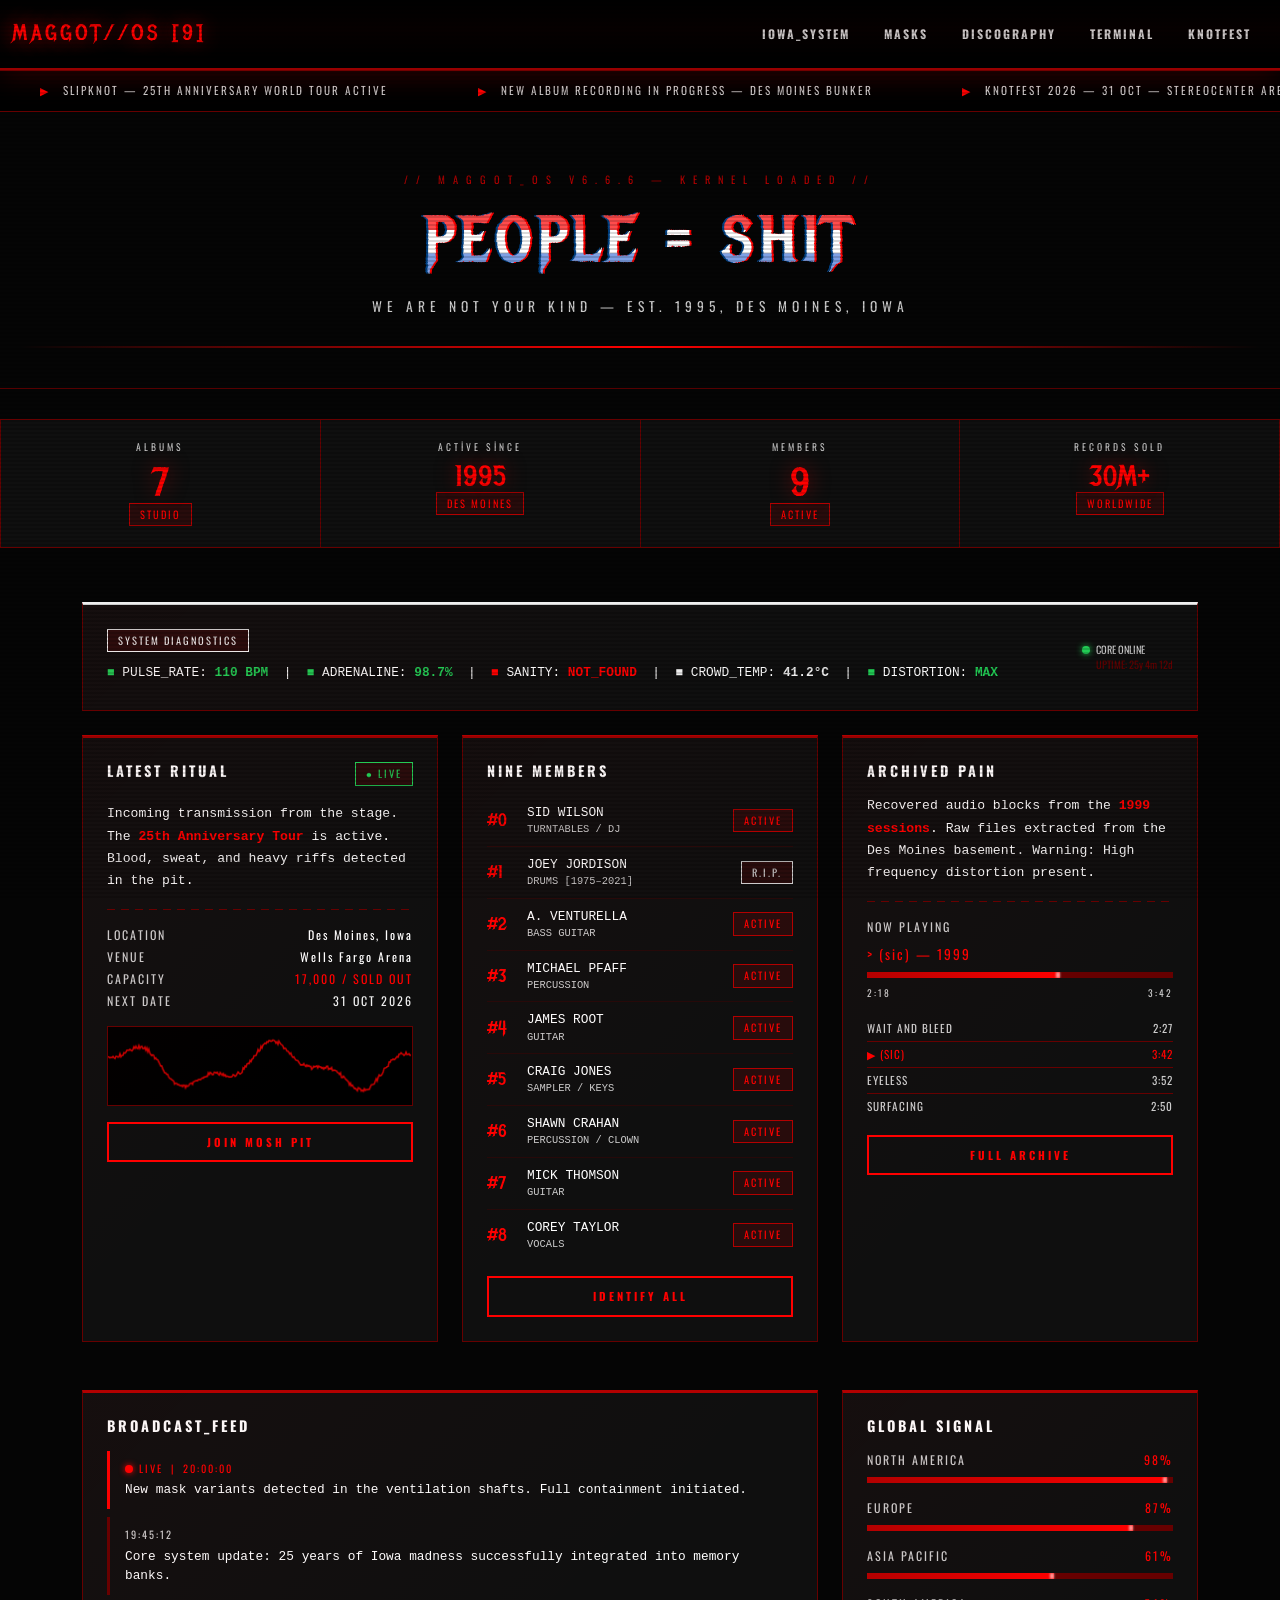
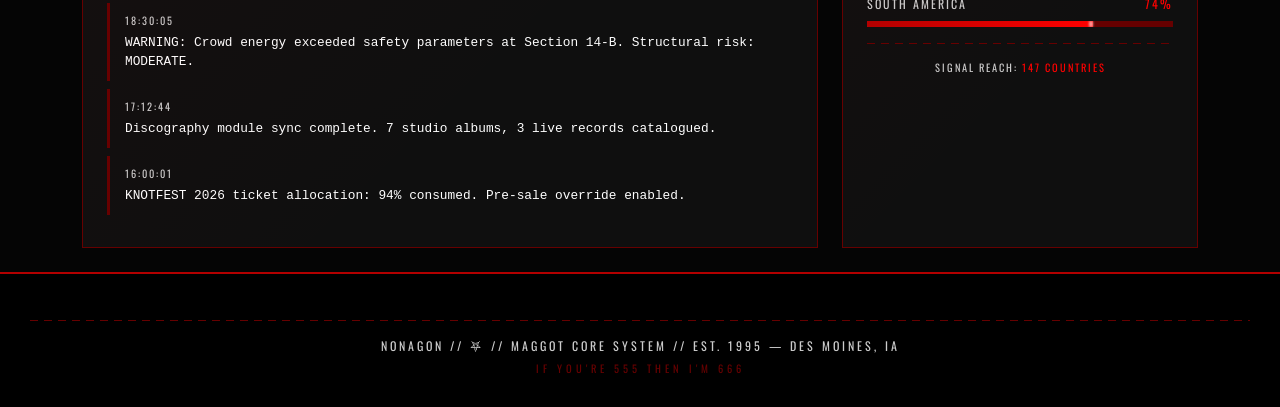
<file: Slipknot/index.html>
<!DOCTYPE html>
<html lang="tr">
<head>
<meta charset="UTF-8">
<meta name="viewport" content="width=device-width, initial-scale=1.0">
<title>MAGGOT // OS - Slipknot UI</title>
<link href="https://cdn.jsdelivr.net/npm/bootstrap@5.3.0/dist/css/bootstrap.min.css" rel="stylesheet">
<link href="https://fonts.googleapis.com/css2?family=Metal+Mania&family=Special+Elite&family=Oswald:wght@500;700&display=swap" rel="stylesheet">
<link rel="icon" type="image/jpeg" href="images/site-icon.jpg">
<link rel="stylesheet" href="css/u1.css">
<style>
.hero-stats { display: grid; grid-template-columns: repeat(4, 1fr); gap: 1px; background: var(--dried-blood); border: 1px solid var(--dried-blood); margin: 30px 0; }
.hero-stat { background: var(--card-bg); padding: 20px 14px; text-align: center; }
.hero-stat .label { font-family: 'Oswald', sans-serif; font-size: 0.6rem; letter-spacing: 3px; color: var(--dim-white); text-transform: uppercase; margin-bottom: 8px; }
.ticker-bar { background: var(--pitch-black); border-top: 1px solid var(--dried-blood); border-bottom: 1px solid var(--dried-blood); overflow: hidden; padding: 8px 0; white-space: nowrap; }
.ticker-inner { display: inline-block; animation: ticker 40s linear infinite; }
.ticker-item { display: inline-block; padding: 0 40px; font-family: 'Oswald', sans-serif; font-size: 0.7rem; letter-spacing: 2px; color: var(--dim-white); }
.ticker-item span { color: var(--pure-red); margin-right: 8px; }
@keyframes ticker { 0% { transform: translateX(0); } 100% { transform: translateX(-50%); } }
.feed-entry { border-left: 3px solid var(--dried-blood); padding: 10px 15px; margin-bottom: 8px; transition: border-color 0.2s; }
.feed-entry:hover { border-color: var(--pure-red); background: rgba(140,0,0,0.05); }
.feed-entry.live { border-color: var(--pure-red); animation: pulse-border 2s infinite; }
@keyframes pulse-border { 50% { border-color: var(--blood-red); } }
.member-mini { display: flex; align-items: center; gap: 10px; padding: 8px 0; border-bottom: 1px solid rgba(74,0,0,0.4); }
.member-mini:last-child { border-bottom: none; }
.member-num { font-family: 'Metal Mania', cursive; color: var(--pure-red); font-size: 1.1rem; min-width: 30px; }
.signal-canvas { width: 100%; height: 80px; border: 1px solid var(--dried-blood); background: #000; display: block; }
</style>
</head>
<body>
<div class="scanline-overlay"></div>

<nav class="navbar navbar-expand-lg">
  <div class="container-fluid">
    <a class="navbar-brand slipknot-brand" href="../HTML Dosyaları/index.html">MAGGOT//OS [9]</a>
    <button class="navbar-toggler" type="button" data-bs-toggle="collapse" data-bs-target="#nav">
      <span style="display:block;width:22px;height:2px;background:var(--pure-red);margin:5px 0;"></span>
      <span style="display:block;width:22px;height:2px;background:var(--pure-red);margin:5px 0;"></span>
      <span style="display:block;width:22px;height:2px;background:var(--pure-red);margin:5px 0;"></span>
    </button>
    <div class="collapse navbar-collapse" id="nav">
      <ul class="navbar-nav ms-auto slipknot-nav">
        <li class="nav-item"><a class="nav-link" href="../HTML Dosyaları/system.html">IOWA_SYSTEM</a></li>
        <li class="nav-item"><a class="nav-link" href="../HTML Dosyaları/mask.html">MASKS</a></li>
        <li class="nav-item"><a class="nav-link" href="../HTML Dosyaları/discograpy.html">DISCOGRAPHY</a></li>
        <li class="nav-item"><a class="nav-link" href="../HTML Dosyaları/terminal.html">TERMINAL</a></li>
        <li class="nav-item"><a class="nav-link" href="../HTML Dosyaları/knotfest.html">KNOTFEST</a></li>
      </ul>
    </div>
  </div>
</nav>

<div class="ticker-bar">
  <div class="ticker-inner" id="ticker">
    <span class="ticker-item"><span>▶</span> SLIPKNOT — 25TH ANNIVERSARY WORLD TOUR ACTIVE</span>
    <span class="ticker-item"><span>▶</span> NEW ALBUM RECORDING IN PROGRESS — DES MOINES BUNKER</span>
    <span class="ticker-item"><span>▶</span> KNOTFEST 2026 — 31 OCT — STEREOCENTER ARENA</span>
    <span class="ticker-item"><span>▶</span> TOTAL MAGGOTS WORLDWIDE: 4,200,000+ REGISTERED</span>
    <span class="ticker-item"><span>▶</span> COREY TAYLOR: "THE MUSIC DOESN'T STOP UNTIL WE'RE ALL DEAD"</span>
    <span class="ticker-item"><span>▶</span> IOWA (2001) — CERTIFIED 6X PLATINUM — US</span>
    <span class="ticker-item"><span>▶</span> SLIPKNOT — 25TH ANNIVERSARY WORLD TOUR ACTIVE</span>
    <span class="ticker-item"><span>▶</span> NEW ALBUM RECORDING IN PROGRESS — DES MOINES BUNKER</span>
    <span class="ticker-item"><span>▶</span> KNOTFEST 2026 — 31 OCT — STEREOCENTER ARENA</span>
    <span class="ticker-item"><span>▶</span> TOTAL MAGGOTS WORLDWIDE: 4,200,000+ REGISTERED</span>
    <span class="ticker-item"><span>▶</span> COREY TAYLOR: "THE MUSIC DOESN'T STOP UNTIL WE'RE ALL DEAD"</span>
    <span class="ticker-item"><span>▶</span> IOWA (2001) — CERTIFIED 6X PLATINUM — US</span>
  </div>
</div>

<div class="header">
  <p class="subtitle mb-3" style="font-size:0.65rem; letter-spacing:8px; color:var(--blood-red);">// MAGGOT_OS v6.6.6 — KERNEL LOADED //</p>
  <h1 class="glitch" data-text="PEOPLE = SHIT">PEOPLE = SHIT</h1>
  <p class="subtitle mt-3">WE ARE NOT YOUR KIND — EST. 1995, DES MOINES, IOWA</p>
</div>

<div class="hero-stats">
  <div class="hero-stat">
    <div class="label">Albums</div>
    <div class="data-number">7</div>
    <div class="stat-badge">STUDIO</div>
  </div>
  <div class="hero-stat">
    <div class="label">Active Since</div>
    <div class="data-number" style="font-size:1.8rem;">1995</div>
    <div class="stat-badge">DES MOINES</div>
  </div>
  <div class="hero-stat">
    <div class="label">Members</div>
    <div class="data-number">9</div>
    <div class="stat-badge">ACTIVE</div>
  </div>
  <div class="hero-stat">
    <div class="label">Records Sold</div>
    <div class="data-number" style="font-size:1.8rem;">30M+</div>
    <div class="stat-badge">WORLDWIDE</div>
  </div>
</div>

<main class="py-4">
  <div class="container">

    <div class="card-brutal mb-4" style="border-top-color: var(--warning-amber);">
      <div class="d-flex flex-wrap gap-4 align-items-center justify-content-between">
        <div>
          <div class="stat-badge mb-2" style="border-color:var(--warning-amber); color:var(--warning-amber);">SYSTEM DIAGNOSTICS</div>
          <p class="mb-0" style="font-size:0.8rem; line-height:2;">
            <span class="status-ok">■</span> PULSE_RATE: <strong style="color:#22cc55">110 BPM</strong> &nbsp;|&nbsp;
            <span class="status-ok">■</span> ADRENALINE: <strong style="color:#22cc55">98.7%</strong> &nbsp;|&nbsp;
            <span class="status-crit">■</span> SANITY: <strong style="color:var(--pure-red)">NOT_FOUND</strong> &nbsp;|&nbsp;
            <span class="status-warn">■</span> CROWD_TEMP: <strong style="color:var(--warning-amber)">41.2°C</strong> &nbsp;|&nbsp;
            <span class="status-ok">■</span> DISTORTION: <strong style="color:#22cc55">MAX</strong>
          </p>
        </div>
        <div style="font-family:'Oswald'; font-size:0.65rem; color:var(--dim-white);">
          <span class="status-dot dot-green"></span>CORE ONLINE<br>
          <span style="padding-left:14px; color:var(--dried-blood);">UPTIME: 25y 4m 12d</span>
        </div>
      </div>
    </div>

    <div class="row g-4">
      <div class="col-md-4">
        <div class="card-brutal h-100">
          <div class="d-flex justify-content-between align-items-start mb-3">
            <h5>LATEST RITUAL</h5>
            <span class="stat-badge" style="animation: pulse-dot 1.5s infinite; color:#22cc55; border-color:#22cc55;">● LIVE</span>
          </div>
          <p style="font-size:0.82rem; line-height:1.7; color:var(--grunge-white);">
            Incoming transmission from the stage. The <strong style="color:var(--pure-red)">25th Anniversary Tour</strong> is active. Blood, sweat, and heavy riffs detected in the pit.
          </p>
          <div class="barbed-divider"></div>
          <div style="font-size:0.75rem; font-family:'Oswald'; letter-spacing:2px;">
            <div class="d-flex justify-content-between mb-1"><span style="color:var(--dim-white)">LOCATION</span><span style="color:var(--grunge-white)">Des Moines, Iowa</span></div>
            <div class="d-flex justify-content-between mb-1"><span style="color:var(--dim-white)">VENUE</span><span style="color:var(--grunge-white)">Wells Fargo Arena</span></div>
            <div class="d-flex justify-content-between mb-1"><span style="color:var(--dim-white)">CAPACITY</span><span style="color:var(--pure-red)">17,000 / SOLD OUT</span></div>
            <div class="d-flex justify-content-between"><span style="color:var(--dim-white)">NEXT DATE</span><span style="color:var(--warning-amber)">31 OCT 2026</span></div>
          </div>
          <canvas class="signal-canvas mt-3" id="waveCanvas"></canvas>
          <button class="btn-brutal w-100 mt-3">JOIN MOSH PIT</button>
        </div>
      </div>

      <div class="col-md-4">
        <div class="card-brutal h-100">
          <h5 class="mb-3">NINE MEMBERS</h5>
          <div id="memberList">
            <div class="member-mini"><span class="member-num">#0</span><div><div style="font-size:0.8rem;color:var(--grunge-white);">SID WILSON</div><div style="font-size:0.65rem;color:var(--dim-white);">TURNTABLES / DJ</div></div><span class="ms-auto stat-badge">ACTIVE</span></div>
            <div class="member-mini"><span class="member-num">#1</span><div><div style="font-size:0.8rem;color:var(--grunge-white);">JOEY JORDISON</div><div style="font-size:0.65rem;color:var(--dim-white);">DRUMS [1975–2021]</div></div><span class="ms-auto stat-badge" style="color:var(--dim-white);border-color:var(--dim-white);">R.I.P.</span></div>
            <div class="member-mini"><span class="member-num">#2</span><div><div style="font-size:0.8rem;color:var(--grunge-white);">A. VENTURELLA</div><div style="font-size:0.65rem;color:var(--dim-white);">BASS GUITAR</div></div><span class="ms-auto stat-badge">ACTIVE</span></div>
            <div class="member-mini"><span class="member-num">#3</span><div><div style="font-size:0.8rem;color:var(--grunge-white);">MICHAEL PFAFF</div><div style="font-size:0.65rem;color:var(--dim-white);">PERCUSSION</div></div><span class="ms-auto stat-badge">ACTIVE</span></div>
            <div class="member-mini"><span class="member-num">#4</span><div><div style="font-size:0.8rem;color:var(--grunge-white);">JAMES ROOT</div><div style="font-size:0.65rem;color:var(--dim-white);">GUITAR</div></div><span class="ms-auto stat-badge">ACTIVE</span></div>
            <div class="member-mini"><span class="member-num">#5</span><div><div style="font-size:0.8rem;color:var(--grunge-white);">CRAIG JONES</div><div style="font-size:0.65rem;color:var(--dim-white);">SAMPLER / KEYS</div></div><span class="ms-auto stat-badge">ACTIVE</span></div>
            <div class="member-mini"><span class="member-num">#6</span><div><div style="font-size:0.8rem;color:var(--grunge-white);">SHAWN CRAHAN</div><div style="font-size:0.65rem;color:var(--dim-white);">PERCUSSION / CLOWN</div></div><span class="ms-auto stat-badge">ACTIVE</span></div>
            <div class="member-mini"><span class="member-num">#7</span><div><div style="font-size:0.8rem;color:var(--grunge-white);">MICK THOMSON</div><div style="font-size:0.65rem;color:var(--dim-white);">GUITAR</div></div><span class="ms-auto stat-badge">ACTIVE</span></div>
            <div class="member-mini"><span class="member-num">#8</span><div><div style="font-size:0.8rem;color:var(--grunge-white);">COREY TAYLOR</div><div style="font-size:0.65rem;color:var(--dim-white);">VOCALS</div></div><span class="ms-auto stat-badge">ACTIVE</span></div>
          </div>
          <button class="btn-brutal w-100 mt-3" onclick="location.href='mask.html'">IDENTIFY ALL</button>
        </div>
      </div>

      <div class="col-md-4">
        <div class="card-brutal h-100">
          <h5 class="mb-3">ARCHIVED PAIN</h5>
          <p style="font-size:0.82rem; line-height:1.7;">Recovered audio blocks from the <strong style="color:var(--pure-red)">1999 sessions</strong>. Raw files extracted from the Des Moines basement. Warning: High frequency distortion present.</p>
          <div class="barbed-divider"></div>
          <div style="font-size:0.75rem; font-family:'Oswald'; letter-spacing:2px;" class="mb-3">
            <div class="d-flex justify-content-between mb-2"><span style="color:var(--dim-white)">NOW PLAYING</span></div>
            <div style="color:var(--pure-red); font-size:0.85rem;">> (sic) — 1999</div>
            <div class="progress-brutal mt-2"><div class="fill" style="width:63%"></div></div>
            <div class="d-flex justify-content-between mt-1" style="font-size:0.6rem; color:var(--dim-white)"><span>2:18</span><span>3:42</span></div>
          </div>
          <div style="font-size:0.7rem; font-family:'Oswald'; letter-spacing:1px; color:var(--dim-white);">
            <div class="d-flex justify-content-between py-1" style="border-bottom:1px solid var(--dried-blood)"><span>WAIT AND BLEED</span><span>2:27</span></div>
            <div class="d-flex justify-content-between py-1" style="border-bottom:1px solid var(--dried-blood); color:var(--pure-red);"><span>▶ (SIC)</span><span>3:42</span></div>
            <div class="d-flex justify-content-between py-1" style="border-bottom:1px solid var(--dried-blood)"><span>EYELESS</span><span>3:52</span></div>
            <div class="d-flex justify-content-between py-1"><span>SURFACING</span><span>2:50</span></div>
          </div>
          <button class="btn-brutal w-100 mt-3" onclick="location.href='discograpy.html'">FULL ARCHIVE</button>
        </div>
      </div>
    </div>

    <div class="row mt-4 g-4">
      <div class="col-md-8">
        <div class="card-brutal">
          <h5 class="mb-3">BROADCAST_FEED</h5>
          <div id="feedContainer">
            <div class="feed-entry live">
              <div style="font-size:0.65rem; color:var(--pure-red); font-family:'Oswald'; letter-spacing:2px;" class="mb-1">
                <span class="status-dot dot-red"></span>LIVE &nbsp;|&nbsp; 20:00:00
              </div>
              <div style="font-size:0.8rem;">New mask variants detected in the ventilation shafts. Full containment initiated.</div>
            </div>
            <div class="feed-entry">
              <div style="font-size:0.65rem; color:var(--dim-white); font-family:'Oswald'; letter-spacing:2px;" class="mb-1">19:45:12</div>
              <div style="font-size:0.8rem;">Core system update: 25 years of Iowa madness successfully integrated into memory banks.</div>
            </div>
            <div class="feed-entry">
              <div style="font-size:0.65rem; color:var(--dim-white); font-family:'Oswald'; letter-spacing:2px;" class="mb-1">18:30:05</div>
              <div style="font-size:0.8rem;">WARNING: Crowd energy exceeded safety parameters at Section 14-B. Structural risk: MODERATE.</div>
            </div>
            <div class="feed-entry">
              <div style="font-size:0.65rem; color:var(--dim-white); font-family:'Oswald'; letter-spacing:2px;" class="mb-1">17:12:44</div>
              <div style="font-size:0.8rem;">Discography module sync complete. 7 studio albums, 3 live records catalogued.</div>
            </div>
            <div class="feed-entry">
              <div style="font-size:0.65rem; color:var(--dim-white); font-family:'Oswald'; letter-spacing:2px;" class="mb-1">16:00:01</div>
              <div style="font-size:0.8rem;">KNOTFEST 2026 ticket allocation: 94% consumed. Pre-sale override enabled.</div>
            </div>
          </div>
        </div>
      </div>
      <div class="col-md-4">
        <div class="card-brutal h-100">
          <h5 class="mb-3">GLOBAL SIGNAL</h5>
          <div style="font-size:0.75rem; font-family:'Oswald'; letter-spacing:2px;">
            <div class="mb-3">
              <div class="d-flex justify-content-between mb-1"><span style="color:var(--dim-white)">NORTH AMERICA</span><span style="color:var(--pure-red)">98%</span></div>
              <div class="progress-brutal"><div class="fill" style="width:98%"></div></div>
            </div>
            <div class="mb-3">
              <div class="d-flex justify-content-between mb-1"><span style="color:var(--dim-white)">EUROPE</span><span style="color:var(--pure-red)">87%</span></div>
              <div class="progress-brutal"><div class="fill" style="width:87%"></div></div>
            </div>
            <div class="mb-3">
              <div class="d-flex justify-content-between mb-1"><span style="color:var(--dim-white)">ASIA PACIFIC</span><span style="color:var(--pure-red)">61%</span></div>
              <div class="progress-brutal"><div class="fill" style="width:61%"></div></div>
            </div>
            <div class="mb-3">
              <div class="d-flex justify-content-between mb-1"><span style="color:var(--dim-white)">SOUTH AMERICA</span><span style="color:var(--pure-red)">74%</span></div>
              <div class="progress-brutal"><div class="fill" style="width:74%"></div></div>
            </div>
          </div>
          <div class="barbed-divider"></div>
          <div style="font-size:0.65rem; color:var(--dim-white); font-family:'Oswald'; letter-spacing:2px; text-align:center;">
            SIGNAL REACH: <span style="color:var(--pure-red)">147 COUNTRIES</span>
          </div>
        </div>
      </div>
    </div>

  </div>
</main>

<div class="footer text-center">
  <div class="barbed-divider"></div>
  <p class="mb-1">NONAGON // ⛧ // MAGGOT CORE SYSTEM // EST. 1995 — DES MOINES, IA</p>
  <small style="color:var(--dried-blood); letter-spacing:4px;">IF YOU'RE 555 THEN I'M 666</small>
</div>

<script src="https://cdn.jsdelivr.net/npm/bootstrap@5.3.0/dist/js/bootstrap.bundle.min.js"></script>
<script>
// Animated waveform
const canvas = document.getElementById('waveCanvas');
const ctx = canvas.getContext('2d');
canvas.width = canvas.offsetWidth;
canvas.height = 80;
let t = 0;
function drawWave() {
  ctx.clearRect(0, 0, canvas.width, canvas.height);
  ctx.strokeStyle = '#cc0000';
  ctx.lineWidth = 1.5;
  ctx.beginPath();
  for (let x = 0; x < canvas.width; x++) {
    const noise = Math.random() * 4 - 2;
    const y = canvas.height/2 + Math.sin((x * 0.04) + t) * 18 + Math.sin((x * 0.1) + t * 1.7) * 8 + noise;
    x === 0 ? ctx.moveTo(x, y) : ctx.lineTo(x, y);
  }
  ctx.stroke();
  t += 0.06;
  requestAnimationFrame(drawWave);
}
drawWave();
</script>
</body>
</html>
</file>
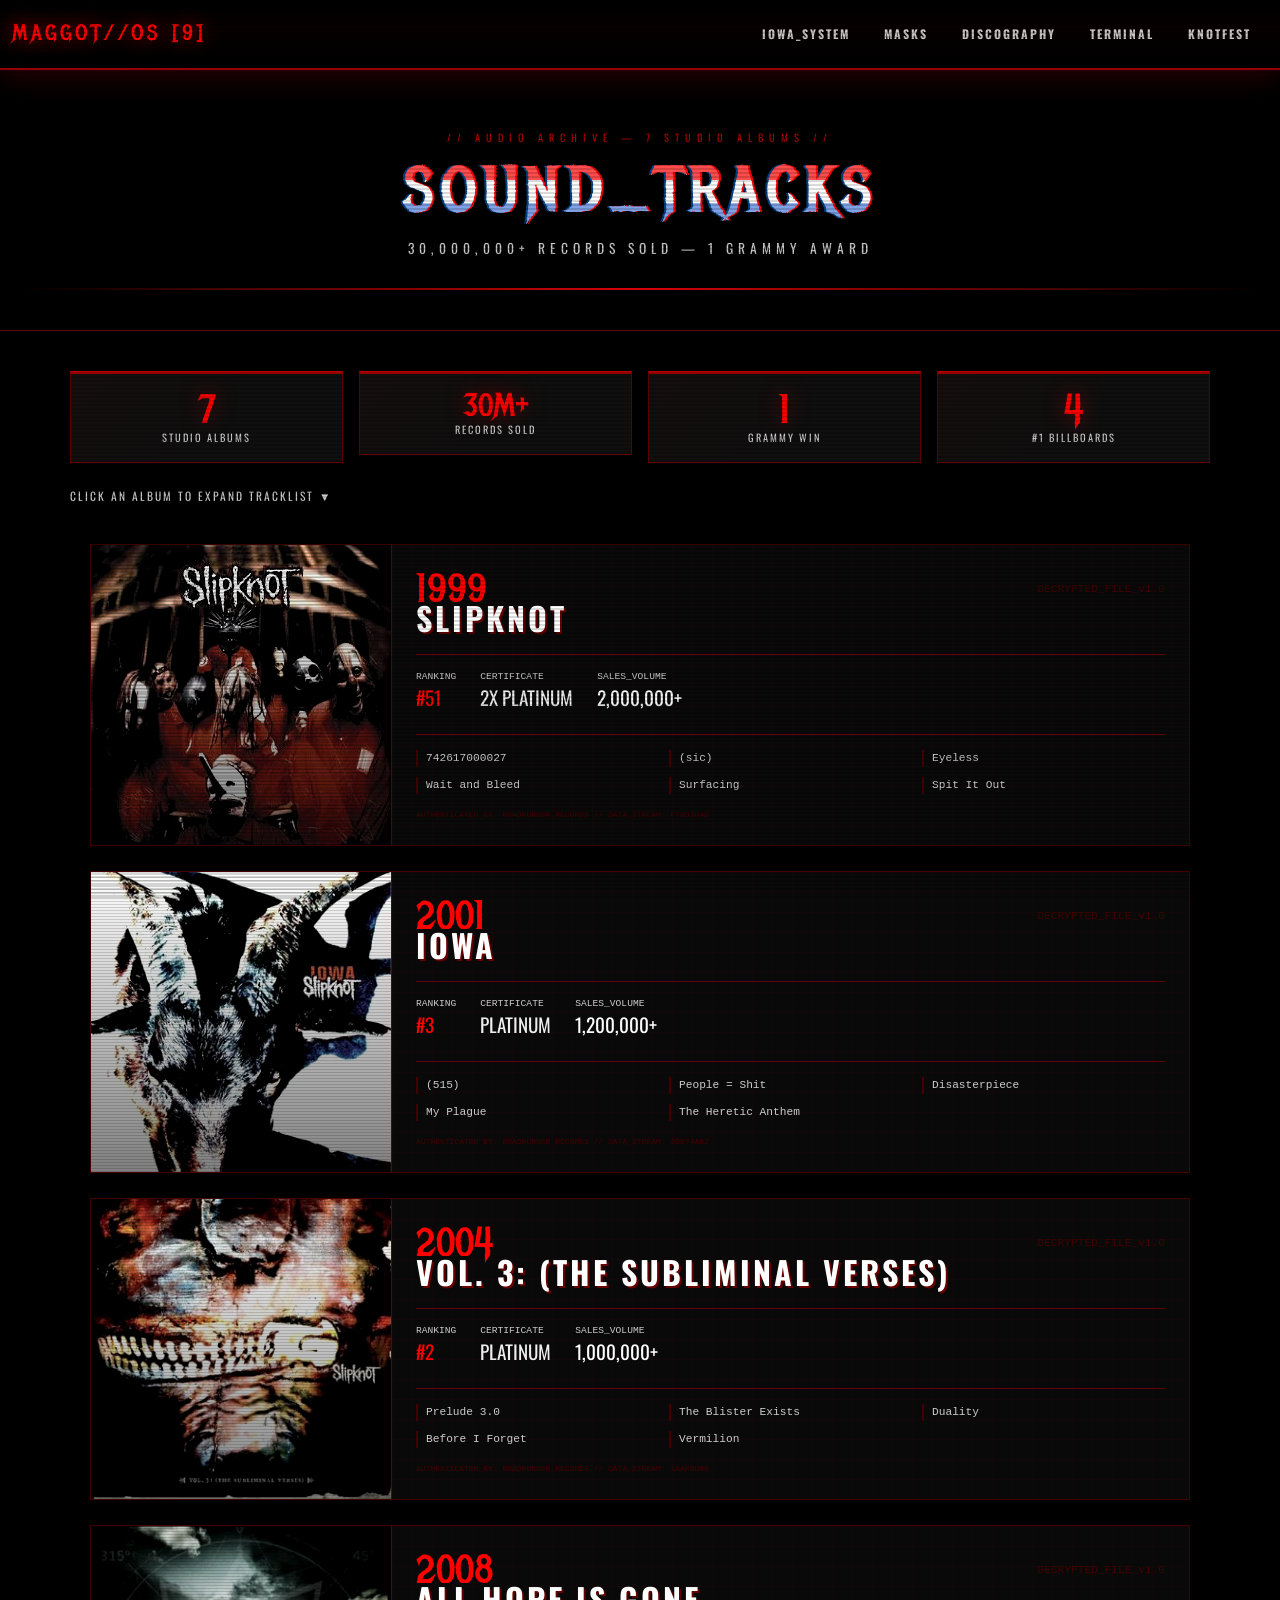
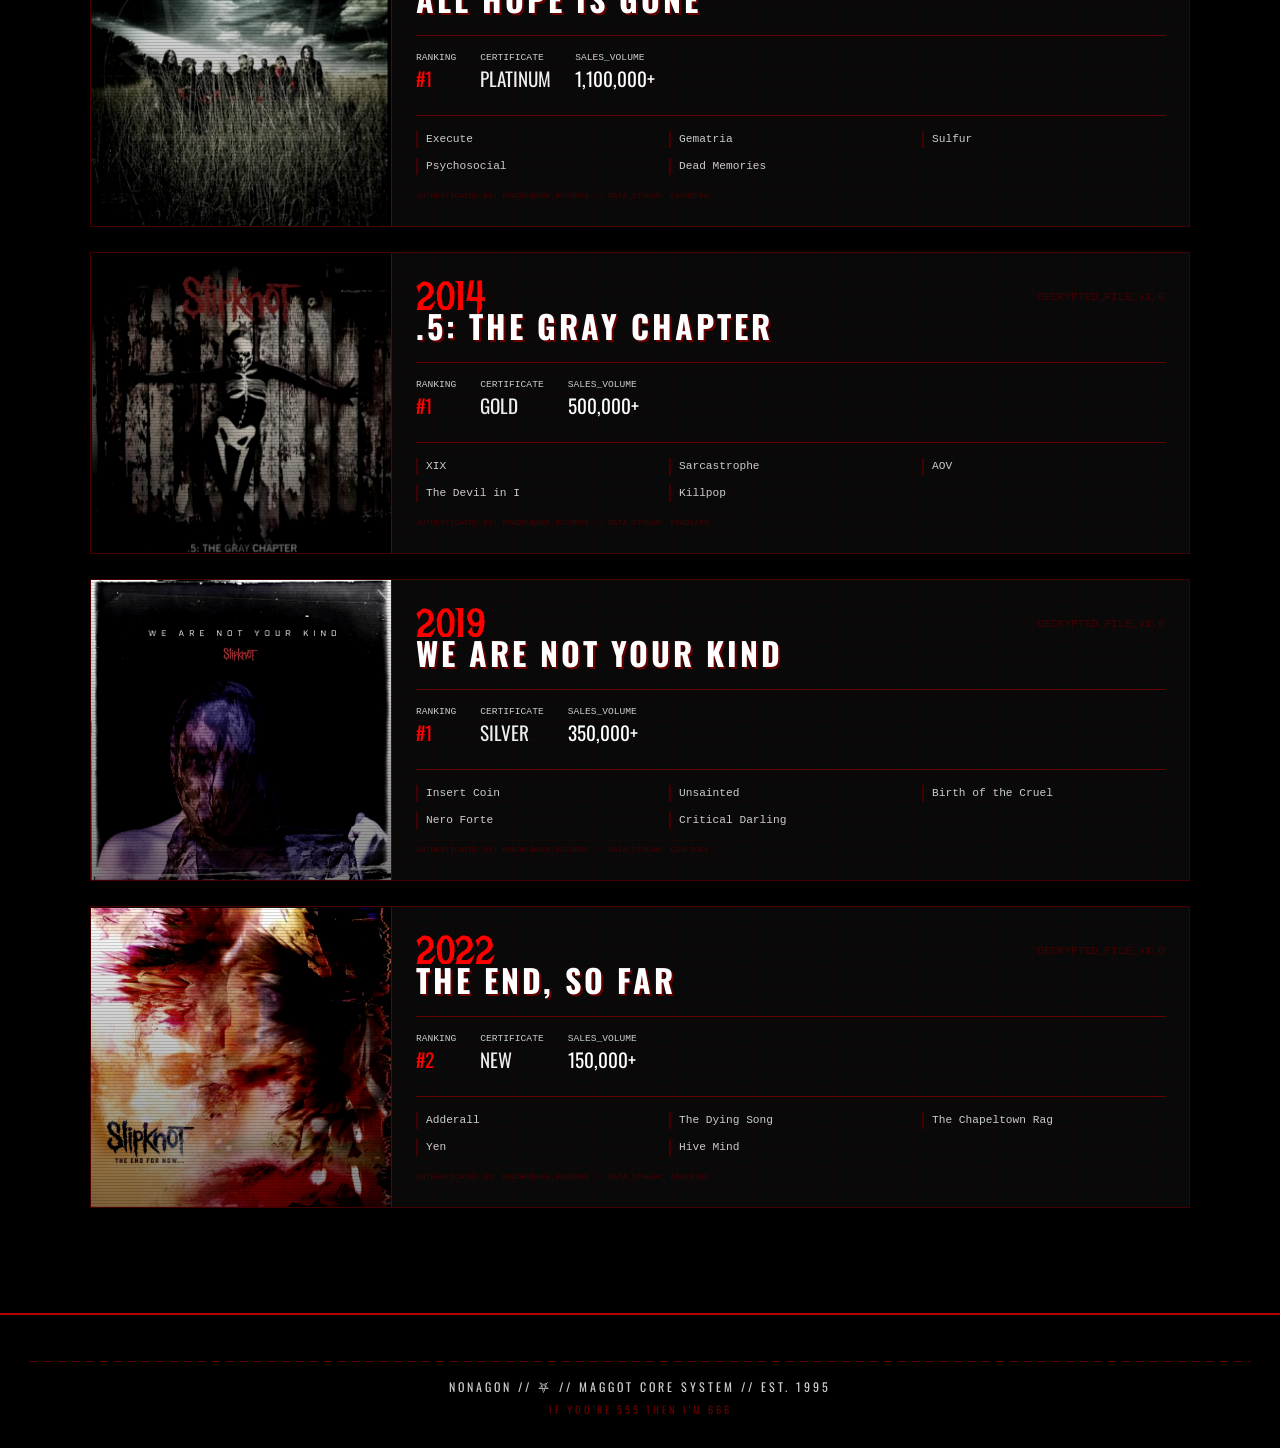
<file: Slipknot/HTML Dosyaları/discograpy.html>
<!DOCTYPE html>
<html lang="tr">
<head>
    <link rel="icon" type="image/jpeg" href="../Resimler/site-icon.jpg">
    <meta charset="UTF-8">
    <title>SOUND_TRACKS — DISCOGRAPHY</title>
    <link href="https://cdn.jsdelivr.net/npm/bootstrap@5.3.0/dist/css/bootstrap.min.css" rel="stylesheet">
    <link href="https://fonts.googleapis.com/css2?family=Metal+Mania&family=Oswald:wght@700&family=Special+Elite&display=swap" rel="stylesheet">
    <link rel="stylesheet" href="../CSS Dosyaları/u1.css">
    <style>
    body { background-color: #000; color: #fff; overflow-x: hidden; cursor: crosshair; }

    /* NAVBAR FIX */
    .slipknot-nav .nav-link {
        color: var(--dim-white) !important;
        font-family: 'Oswald', sans-serif !important;
        font-weight: 700 !important;
        letter-spacing: 2px !important;
        font-size: 0.75rem !important;
        padding: 8px 16px !important;
        transition: all 0.2s !important;
        border: 1px solid transparent !important;
    }
    .slipknot-nav .nav-link:hover {
        color: var(--pure-red) !important;
        border: 1px solid var(--blood-red) !important;
        background: rgba(140,0,0,0.15) !important;
    }

    .album-card:hover .album-title {
        transform: translateX(10px);
        color: var(--pure-red) !important;
    }

    /* ANA KONTEYNER */
    #albumContainer {
        width: 100%;
        max-width: 1200px;
        margin: 0 auto;
        padding: 20px;
    }

    /* ALBÜM KARTI */
    .album-card {
        width: 100%;
        margin-bottom: 25px;
        border: 1px solid var(--rust);
        background: rgba(10, 10, 10, 0.95);
        overflow: hidden;
        transition: 0.3s;
    }

    .album-card:hover {
        border-color: var(--pure-red);
        box-shadow: 0 0 20px rgba(255, 0, 0, 0.1);
    }

    /* FOTOĞRAF VE EFEKT GRUBU (Beraber büyümeyi sağlayan kısım) */
    .album-cover-container {
        width: 300px;
        height: 300px;
        position: relative;
        overflow: hidden; /* Taşmayı engeller */
        border-right: 1px solid var(--dried-blood);
    }

    .album-cover-container img, 
    .album-effect-overlay {
        position: absolute;
        top: 0;
        left: 0;
        width: 100%;
        height: 100%;
        transition: transform 0.6s cubic-bezier(0.2, 1, 0.3, 1), filter 0.6s;
    }

    /* Tarama çizgileri ve gölge efekti */
    .album-effect-overlay {
        background: 
            repeating-linear-gradient(0deg, rgba(0,0,0,0.3) 0px, rgba(0,0,0,0.3) 1px, transparent 2px),
            linear-gradient(to top, rgba(0,0,0,0.8) 0%, transparent 60%);
        z-index: 2;
        pointer-events: none;
    }

    /* Fare üstüne gelince beraber büyüme */
    .album-card:hover .album-cover-container img,
    .album-card:hover .album-effect-overlay {
        transform: scale(1.1);
    }

    .album-card:hover .album-img, 
    .album-card:hover .scanline-layer {
        transform: scale(1.1); /* Resim ve efekt aynı anda büyür */
    }

    .album-card:hover .album-cover-container img {
        filter: grayscale(0%) contrast(110%);
    }

    /* BİLGİ ALANI */
    .album-info {
        background-image: 
            linear-gradient(rgba(255, 0, 0, 0.03) 1px, transparent 1px),
            linear-gradient(90deg, rgba(255, 0, 0, 0.03) 1px, transparent 1px);
        background-size: 20px 20px;
        display: flex;
        flex-direction: column;
        justify-content: space-between;
    }

    .album-year {
        font-family: 'Metal Mania', cursive;
        font-size: 2.5rem;
        color: var(--pure-red);
        line-height: 1;
    }

    .album-title {
        font-family: 'Oswald', sans-serif;
        font-weight: 700;
        color: #fff;
        text-transform: uppercase;
        letter-spacing: 4px;
        text-shadow: 2px 2px 0px var(--dried-blood);
        margin: 10px 0;
        transition: 0.3s;
    }

    .album-card:hover .album-title {
        transform: translateX(10px);
        color: var(--pure-red);
    }

    /* ŞARKI LİSTESİ */
    .track-grid {
        display: grid;
        grid-template-columns: repeat(3, 1fr);
        gap: 8px;
        margin-top: 15px;
        border-top: 1px solid var(--dried-blood);
        padding-top: 15px;
    }

    .track-item {
        font-family: 'Courier New', monospace;
        font-size: 0.7rem;
        color: var(--dim-white);
        border-left: 2px solid var(--rust);
        padding-left: 8px;
        transition: 0.2s;
    }

    .track-item:hover {
        color: #fff;
        border-left-color: var(--pure-red);
        background: rgba(255, 0, 0, 0.05);
    }

    .stats-panel {
        display: flex;
        gap: 25px;
        margin-top: 10px;
    }

    .stat-box {
        font-family: 'Oswald', sans-serif;
    }

    .stat-label {
        display: block;
        font-size: 0.6rem;
        color: var(--rust);
        letter-spacing: 1px;
    }

    .stat-value {
        font-size: 1.1rem;
        color: #fff;
    }
</style>
</head>
<body>
<div class="scanline-overlay"></div>

<nav class="navbar navbar-expand-lg">
    <div class="container-fluid">
        <a class="navbar-brand slipknot-brand" href="index.html">MAGGOT//OS [9]</a>
        <button class="navbar-toggler" type="button" data-bs-toggle="collapse" data-bs-target="#nav">
            <span style="display:block;width:22px;height:2px;background:var(--pure-red);margin:5px 0;"></span>
            <span style="display:block;width:22px;height:2px;background:var(--pure-red);margin:5px 0;"></span>
            <span style="display:block;width:22px;height:2px;background:var(--pure-red);margin:5px 0;"></span>
        </button>
        <div class="collapse navbar-collapse" id="nav">
            <ul class="navbar-nav ms-auto slipknot-nav">
                <li class="nav-item"><a class="nav-link" href="system.html">IOWA_SYSTEM</a></li>
                <li class="nav-item"><a class="nav-link" href="mask.html">MASKS</a></li>
                <li class="nav-item"><a class="nav-link active" href="discograpy.html">DISCOGRAPHY</a></li>
                <li class="nav-item"><a class="nav-link" href="terminal.html">TERMINAL</a></li>
                <li class="nav-item"><a class="nav-link" href="knotfest.html">KNOTFEST</a></li>
            </ul>
        </div>
    </div>
</nav>

<div class="header">
    <p class="subtitle mb-2" style="font-size:0.65rem; letter-spacing:6px; color:var(--blood-red);">// AUDIO ARCHIVE — 7 STUDIO ALBUMS //</p>
    <h1 class="glitch" data-text="SOUND_TRACKS">SOUND_TRACKS</h1>
    <p class="subtitle mt-2">30,000,000+ RECORDS SOLD — 1 GRAMMY AWARD</p>
</div>

<div class="content container">

    <div class="row g-3 mb-4">
        <div class="col-6 col-md-3">
            <div class="card-brutal text-center p-3">
                <div class="data-number">7</div>
                <div style="font-size:0.65rem; font-family:'Oswald'; letter-spacing:2px; color:var(--dim-white);">STUDIO ALBUMS</div>
            </div>
        </div>
        <div class="col-6 col-md-3">
            <div class="card-brutal text-center p-3">
                <div class="data-number" style="font-size:2rem;">30M+</div>
                <div style="font-size:0.65rem; font-family:'Oswald'; letter-spacing:2px; color:var(--dim-white);">RECORDS SOLD</div>
            </div>
        </div>
        <div class="col-6 col-md-3">
            <div class="card-brutal text-center p-3">
                <div class="data-number">1</div>
                <div style="font-size:0.65rem; font-family:'Oswald'; letter-spacing:2px; color:var(--dim-white);">GRAMMY WIN</div>
            </div>
        </div>
        <div class="col-6 col-md-3">
            <div class="card-brutal text-center p-3">
                <div class="data-number">4</div>
                <div style="font-size:0.65rem; font-family:'Oswald'; letter-spacing:2px; color:var(--dim-white);">#1 BILLBOARDS</div>
            </div>
        </div>
    </div>

    <p style="font-size:0.72rem; color:var(--dim-white); font-family:'Oswald'; letter-spacing:2px; margin-bottom:20px;">
        CLICK AN ALBUM TO EXPAND TRACKLIST ▼
    </p>

    <!-- Albums -->
    <div id="albumContainer"></div>

</div>

<div class="footer text-center">
    <div class="barbed-divider"></div>
    <p class="mb-1">NONAGON // ⛧ // MAGGOT CORE SYSTEM // EST. 1995</p>
    <small style="color:var(--dried-blood);">IF YOU'RE 555 THEN I'M 666</small>
</div>

<script src="https://cdn.jsdelivr.net/npm/bootstrap@5.3.0/dist/js/bootstrap.bundle.min.js"></script>
<script>

const imgPath = "../Resimler/Albümler/"; 

const container = document.getElementById('albumContainer');
container.innerHTML = ''; 

// Verdiğin albüm yapısı (HİÇ DOKUNULMADI)
const albums = [
    {
        year: "1999",
        title: "SLIPKNOT",
        img: "slipknot1..jpg",
        cert: "2X PLATINUM",
        billboard: "#51",
        sold: "2,000,000+",
        grammy: "NOMINATED",
        tracks: ["742617000027", "(sic)", "Eyeless", "Wait and Bleed", "Surfacing", "Spit It Out"]
    },
    {
        year: "2001",
        title: "IOWA",
        img: "slipknot2..jpg",
        cert: "PLATINUM",
        billboard: "#3",
        sold: "1,200,000+",
        grammy: "NOMINATED",
        tracks: ["(515)", "People = Shit", "Disasterpiece", "My Plague", "The Heretic Anthem"]
    },
    {
        year: "2004",
        title: "VOL. 3: (THE SUBLIMINAL VERSES)",
        img: "slipknot3..jpg",
        cert: "PLATINUM",
        billboard: "#2",
        sold: "1,000,000+",
        grammy: "WINNER",
        tracks: ["Prelude 3.0", "The Blister Exists", "Duality", "Before I Forget", "Vermilion"]
    },
    {
        year: "2008",
        title: "ALL HOPE IS GONE",
        img: "slipknot4..jpg",
        cert: "PLATINUM",
        billboard: "#1",
        sold: "1,100,000+",
        grammy: "NOMINATED",
        tracks: ["Execute", "Gematria", "Sulfur", "Psychosocial", "Dead Memories"]
    },
    {
        year: "2014",
        title: ".5: THE GRAY CHAPTER",
        img: "slipknot5..jpg",
        cert: "GOLD",
        billboard: "#1",
        sold: "500,000+",
        grammy: "NOMINATED",
        tracks: ["XIX", "Sarcastrophe", "AOV", "The Devil in I", "Killpop"]
    },
    {
        year: "2019",
        title: "WE ARE NOT YOUR KIND",
        img: "slipknot6..jpg",
        cert: "SILVER",
        billboard: "#1",
        sold: "350,000+",
        grammy: "NOMINATED",
        tracks: ["Insert Coin", "Unsainted", "Birth of the Cruel", "Nero Forte", "Critical Darling"]
    },
    {
        year: "2022",
        title: "THE END, SO FAR",
        img: "slipknot7.jpg",
        cert: "NEW",
        billboard: "#2",
        sold: "150,000+",
        grammy: "-",
        tracks: ["Adderall", "The Dying Song", "The Chapeltown Rag", "Yen", "Hive Mind"]
    }
];

// Tasarım ve Döngü
albums.forEach((a) => {
    const div = document.createElement('div');
    div.className = 'album-card';
    const src = imgPath + a.img;

    div.innerHTML = `
        <div class="row g-0"> 
            <div class="col-auto">
                <div class="album-cover-wrap" style="width: 300px; height: 300px; position: relative; overflow: hidden;">
                    
                    <img src="${src}" 
                         class="album-img"
                         style="width: 100%; height: 100%; object-fit: cover; filter: grayscale(30%) contrast(120%); transition: transform 0.5s ease;"
                         onerror="this.parentElement.innerHTML='<div style=\'color:red; padding:120px 0; text-align:center; font-family:Oswald;\'>[MISSING_DATA]</div>'">
                    
                    <div class="scanline-layer" style="position:absolute; top:0; left:0; width:100%; height:100%; background: repeating-linear-gradient(transparent, transparent 2px, rgba(0,0,0,0.3) 3px); pointer-events:none; transition: transform 0.5s ease; z-index: 2;"></div>
                    
                    <div style="position:absolute; top:0; left:0; width:100%; height:100%; background: linear-gradient(to top, rgba(0,0,0,0.5), transparent); z-index: 1;"></div>
                </div>
            </div>

            <div class="col">
                <div class="album-info p-4 h-100 d-flex flex-column justify-content-between" style="border-left: 1px solid var(--dried-blood);">
                    <div>
                        <div class="d-flex justify-content-between align-items-center">
                            <span class="album-year" style="font-family:'Metal Mania'; color:var(--pure-red); font-size: 2.5rem;">${a.year}</span>
                            <span style="font-family:'Courier New'; color:var(--rust); font-size:0.7rem;">DECRYPTED_FILE_v1.0</span>
                        </div>
                        <h2 class="album-title" style="font-family:'Oswald'; font-weight:700; color:#fff; font-size:2rem; letter-spacing:3px; margin-top:-10px; transition: 0.3s;">${a.title}</h2>
                        
                        <div class="stats-panel d-flex gap-4 mt-3" style="border-top: 1px solid var(--dried-blood); padding-top: 15px;">
                            <div class="stat-unit">
                                <small style="color:var(--dim-white); font-size:0.6rem; display:block;">RANKING</small>
                                <span style="color:var(--pure-red); font-family:'Oswald'; font-size:1.2rem;">${a.billboard}</span>
                            </div>
                            <div class="stat-unit">
                                <small style="color:var(--dim-white); font-size:0.6rem; display:block;">CERTIFICATE</small>
                                <span style="color:var(--warning-amber); font-family:'Oswald'; font-size:1.2rem;">${a.cert}</span>
                            </div>
                            <div class="stat-unit">
                                <small style="color:var(--dim-white); font-size:0.6rem; display:block;">SALES_VOLUME</small>
                                <span style="color:#fff; font-family:'Oswald'; font-size:1.2rem;">${a.sold}</span>
                            </div>
                        </div>
                    </div>

                    <div class="track-grid" style="display: grid; grid-template-columns: repeat(3, 1fr); gap: 10px; margin-top: 20px;">
                        ${a.tracks.map(t => `<div style="font-family:'Courier New'; font-size:0.7rem; color:var(--dim-white); border-left: 2px solid var(--rust); padding-left: 8px;">${t}</div>`).join('')}
                    </div>

                    <div class="footer-code" style="margin-top: 15px; font-size: 0.5rem; color: var(--rust); font-family: monospace;">
                        AUTHENTICATED_BY: ROADRUNNER_RECORDS // DATA_STREAM: ${Math.random().toString(16).toUpperCase().slice(2,10)}
                    </div>
                </div>
            </div>
        </div>
    `;
    container.appendChild(div);
});

function toggleAlbum(i) {
    const el = document.getElementById('details-' + i);
    el.classList.toggle('open');
}
</script>
</body>
</html>
</file>
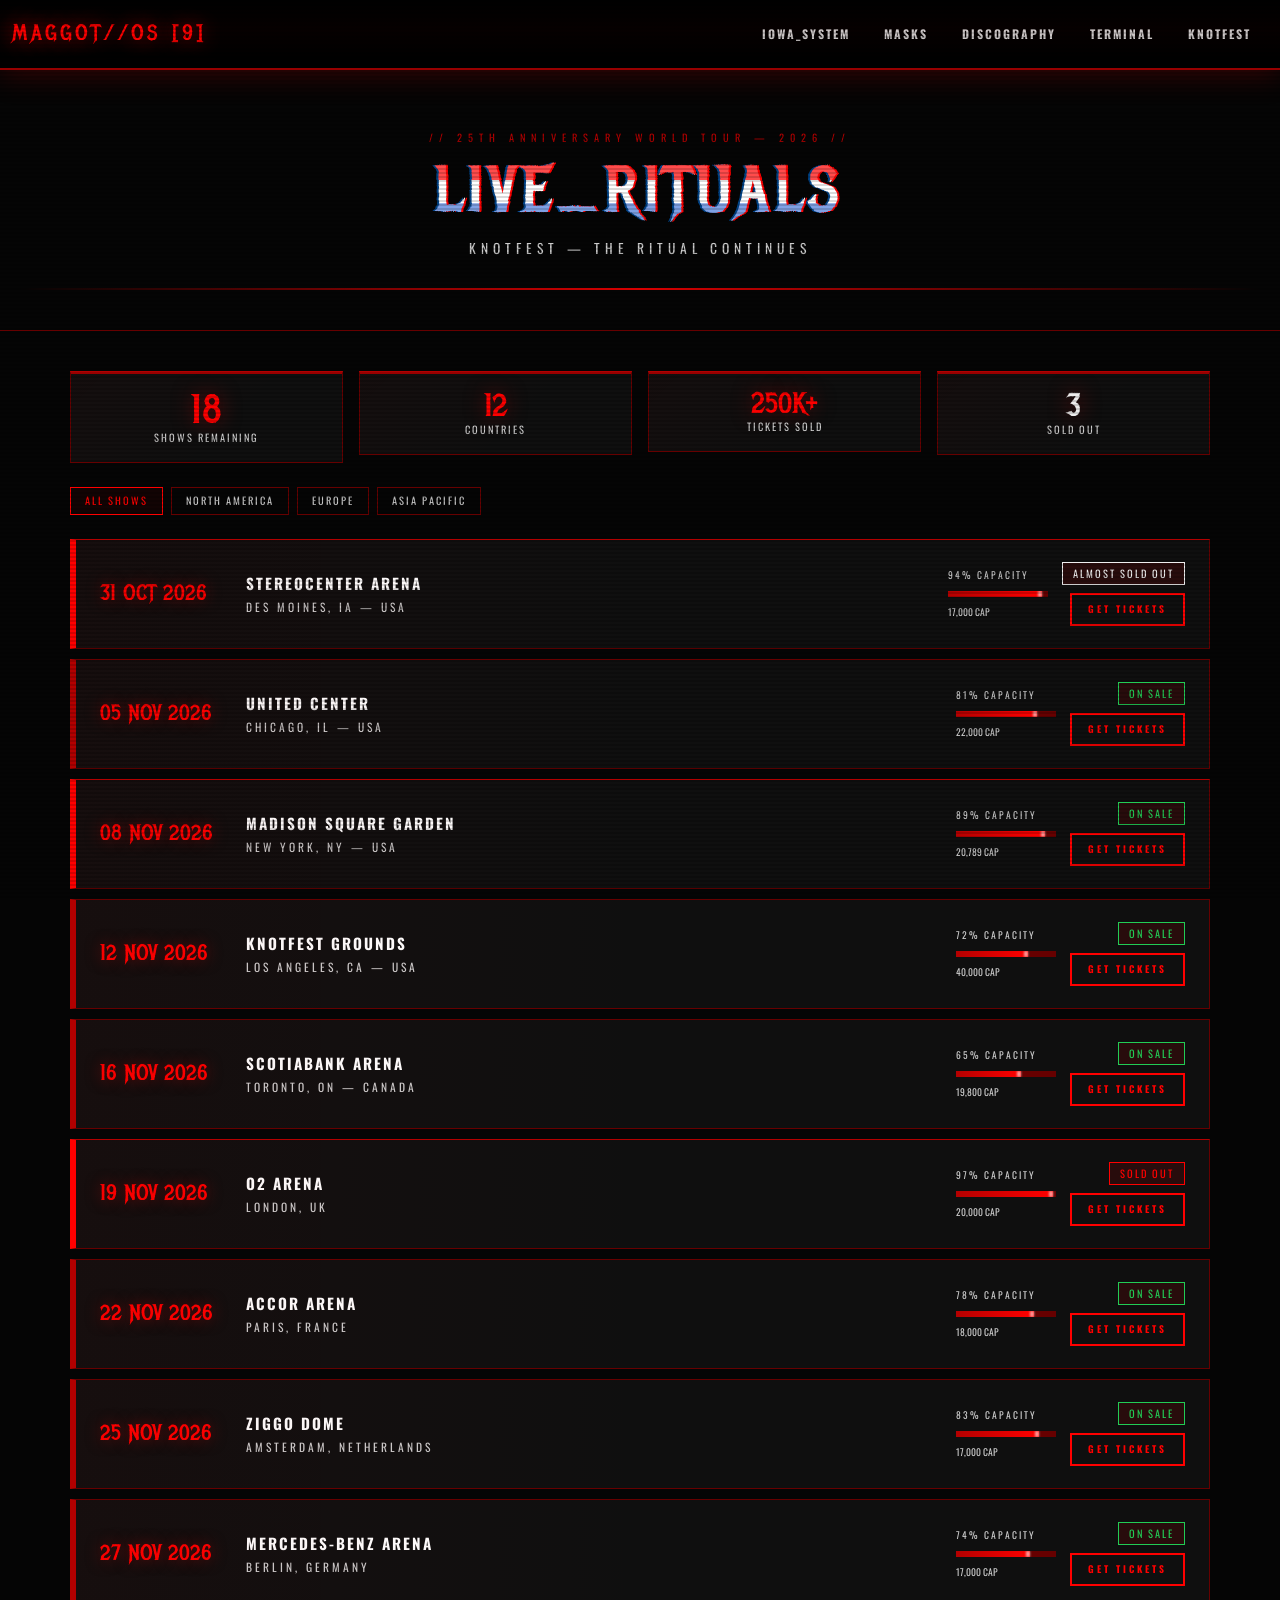
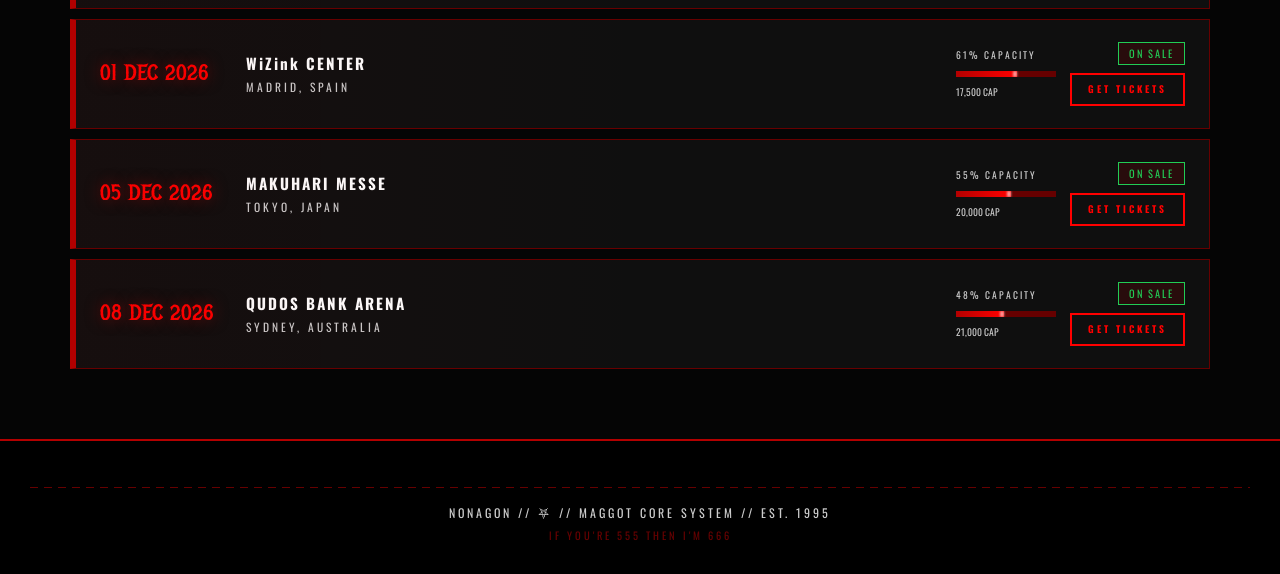
<file: Slipknot/HTML Dosyaları/knotfest.html>
<!DOCTYPE html>
<html lang="tr">
<head>
    <link rel="icon" type="image/jpeg" href="../Resimler/site-icon.jpg">
    <meta charset="UTF-8">
    <title>LIVE_RITUALS — KNOTFEST</title>
    <link href="https://cdn.jsdelivr.net/npm/bootstrap@5.3.0/dist/css/bootstrap.min.css" rel="stylesheet">
    <link href="https://fonts.googleapis.com/css2?family=Metal+Mania&family=Oswald:wght@700&family=Special+Elite&display=swap" rel="stylesheet">
    <link rel="stylesheet" href="../CSS Dosyaları/u1.css">
    <style>
        .show-card {
            background: var(--card-bg);
            border: 1px solid var(--dried-blood);
            border-left: 6px solid var(--blood-red);
            padding: 22px 24px;
            margin-bottom: 10px;
            display: flex;
            align-items: center;
            flex-wrap: wrap;
            gap: 16px;
            transition: all 0.25s;
            position: relative;
            overflow: hidden;
        }
        .show-card::before {
            content: '';
            position: absolute;
            top: 0; left: 0; right: 0; bottom: 0;
            background: linear-gradient(90deg, rgba(140,0,0,0.06) 0%, transparent 50%);
            pointer-events: none;
        }
        .show-card:hover { border-left-color: var(--pure-red); transform: translateX(4px); box-shadow: 0 0 25px rgba(150,0,0,0.2); }
        .show-card.headliner { border-left-color: var(--pure-red); border-top: 1px solid var(--blood-red); }
        .show-date { font-family: 'Metal Mania', cursive; font-size: 1.4rem; color: var(--pure-red); min-width: 130px; text-shadow: 0 0 15px rgba(200,0,0,0.5); }
        .show-info { flex: 1; min-width: 180px; }
        .show-venue { font-family: 'Oswald'; font-weight: 700; color: var(--grunge-white); font-size: 0.95rem; letter-spacing: 2px; }
        .show-city { font-family: 'Oswald'; color: var(--dim-white); font-size: 0.72rem; letter-spacing: 3px; margin-top: 3px; }
        .show-right { display: flex; align-items: center; gap: 14px; flex-wrap: wrap; }
        .capacity-bar { width: 100px; }
        .filter-btn { background: transparent; border: 1px solid var(--dried-blood); color: var(--dim-white); font-family: 'Oswald'; font-size: 0.65rem; letter-spacing: 2px; padding: 5px 14px; cursor: pointer; transition: all 0.2s; text-transform: uppercase; }
        .filter-btn.active, .filter-btn:hover { border-color: var(--pure-red); color: var(--pure-red); background: rgba(140,0,0,0.1); }
    </style>
</head>
<body>
<div class="scanline-overlay"></div>

<nav class="navbar navbar-expand-lg">
    <div class="container-fluid">
        <a class="navbar-brand slipknot-brand" href="index.html">MAGGOT//OS [9]</a>
        <button class="navbar-toggler" type="button" data-bs-toggle="collapse" data-bs-target="#nav">
            <span style="display:block;width:22px;height:2px;background:var(--pure-red);margin:5px 0;"></span>
            <span style="display:block;width:22px;height:2px;background:var(--pure-red);margin:5px 0;"></span>
            <span style="display:block;width:22px;height:2px;background:var(--pure-red);margin:5px 0;"></span>
        </button>
        <div class="collapse navbar-collapse" id="nav">
            <ul class="navbar-nav ms-auto slipknot-nav">
                <li class="nav-item"><a class="nav-link" href="system.html">IOWA_SYSTEM</a></li>
                <li class="nav-item"><a class="nav-link" href="mask.html">MASKS</a></li>
                <li class="nav-item"><a class="nav-link" href="discograpy.html">DISCOGRAPHY</a></li>
                <li class="nav-item"><a class="nav-link" href="terminal.html">TERMINAL</a></li>
                <li class="nav-item"><a class="nav-link active" href="knotfest.html">KNOTFEST</a></li>
            </ul>
        </div>
    </div>
</nav>

<div class="header">
    <p class="subtitle mb-2" style="font-size:0.65rem; letter-spacing:6px; color:var(--blood-red);">// 25TH ANNIVERSARY WORLD TOUR — 2026 //</p>
    <h1 class="glitch" data-text="LIVE_RITUALS">LIVE_RITUALS</h1>
    <p class="subtitle mt-2">KNOTFEST — THE RITUAL CONTINUES</p>
</div>

<div class="content container">

    <div class="row g-3 mb-4">
        <div class="col-6 col-md-3">
            <div class="card-brutal text-center p-3">
                <div class="data-number">18</div>
                <div style="font-size:0.65rem; font-family:'Oswald'; letter-spacing:2px; color:var(--dim-white);">SHOWS REMAINING</div>
            </div>
        </div>
        <div class="col-6 col-md-3">
            <div class="card-brutal text-center p-3">
                <div class="data-number" style="font-size:2rem;">12</div>
                <div style="font-size:0.65rem; font-family:'Oswald'; letter-spacing:2px; color:var(--dim-white);">COUNTRIES</div>
            </div>
        </div>
        <div class="col-6 col-md-3">
            <div class="card-brutal text-center p-3">
                <div class="data-number" style="font-size:1.8rem;">250K+</div>
                <div style="font-size:0.65rem; font-family:'Oswald'; letter-spacing:2px; color:var(--dim-white);">TICKETS SOLD</div>
            </div>
        </div>
        <div class="col-6 col-md-3">
            <div class="card-brutal text-center p-3">
                <div class="data-number" style="color:var(--warning-amber); font-size:2rem;">3</div>
                <div style="font-size:0.65rem; font-family:'Oswald'; letter-spacing:2px; color:var(--dim-white);">SOLD OUT</div>
            </div>
        </div>
    </div>

    <div class="d-flex gap-2 mb-4 flex-wrap">
        <button class="filter-btn active" onclick="filterShows('all', this)">ALL SHOWS</button>
        <button class="filter-btn" onclick="filterShows('us', this)">NORTH AMERICA</button>
        <button class="filter-btn" onclick="filterShows('eu', this)">EUROPE</button>
        <button class="filter-btn" onclick="filterShows('ap', this)">ASIA PACIFIC</button>
    </div>

    <div id="showList">
        <!-- Injected by JS -->
    </div>

</div>

<div class="footer text-center">
    <div class="barbed-divider"></div>
    <p class="mb-1">NONAGON // ⛧ // MAGGOT CORE SYSTEM // EST. 1995</p>
    <small style="color:var(--dried-blood);">IF YOU'RE 555 THEN I'M 666</small>
</div>

<script src="https://cdn.jsdelivr.net/npm/bootstrap@5.3.0/dist/js/bootstrap.bundle.min.js"></script>
<script>
const shows = [
    { date: '31 OCT 2026', city: 'DES MOINES, IA — USA', venue: 'STEREOCENTER ARENA', cap: 17000, sold: 94, status: 'ALMOST SOLD OUT', region: 'us', headliner: true },
    { date: '05 NOV 2026', city: 'CHICAGO, IL — USA', venue: 'UNITED CENTER', cap: 22000, sold: 81, status: 'ON SALE', region: 'us', headliner: false },
    { date: '08 NOV 2026', city: 'NEW YORK, NY — USA', venue: 'MADISON SQUARE GARDEN', cap: 20789, sold: 89, status: 'ON SALE', region: 'us', headliner: true },
    { date: '12 NOV 2026', city: 'LOS ANGELES, CA — USA', venue: 'KNOTFEST GROUNDS', cap: 40000, sold: 72, status: 'ON SALE', region: 'us', headliner: false },
    { date: '16 NOV 2026', city: 'TORONTO, ON — CANADA', venue: 'SCOTIABANK ARENA', cap: 19800, sold: 65, status: 'ON SALE', region: 'us', headliner: false },
    { date: '19 NOV 2026', city: 'LONDON, UK', venue: 'O2 ARENA', cap: 20000, sold: 97, status: 'SOLD OUT', region: 'eu', headliner: true },
    { date: '22 NOV 2026', city: 'PARIS, FRANCE', venue: 'ACCOR ARENA', cap: 18000, sold: 78, status: 'ON SALE', region: 'eu', headliner: false },
    { date: '25 NOV 2026', city: 'AMSTERDAM, NETHERLANDS', venue: 'ZIGGO DOME', cap: 17000, sold: 83, status: 'ON SALE', region: 'eu', headliner: false },
    { date: '27 NOV 2026', city: 'BERLIN, GERMANY', venue: 'MERCEDES-BENZ ARENA', cap: 17000, sold: 74, status: 'ON SALE', region: 'eu', headliner: false },
    { date: '01 DEC 2026', city: 'MADRID, SPAIN', venue: 'WiZink CENTER', cap: 17500, sold: 61, status: 'ON SALE', region: 'eu', headliner: false },
    { date: '05 DEC 2026', city: 'TOKYO, JAPAN', venue: 'MAKUHARI MESSE', cap: 20000, sold: 55, status: 'ON SALE', region: 'ap', headliner: false },
    { date: '08 DEC 2026', city: 'SYDNEY, AUSTRALIA', venue: 'QUDOS BANK ARENA', cap: 21000, sold: 48, status: 'ON SALE', region: 'ap', headliner: false },
];

function renderShows(filter) {
    const container = document.getElementById('showList');
    container.innerHTML = '';
    shows.filter(s => filter === 'all' || s.region === filter).forEach(s => {
        const sc = s.status === 'SOLD OUT' ? 'var(--pure-red)' : (s.status === 'ALMOST SOLD OUT' ? 'var(--warning-amber)' : '#22cc55');
        const div = document.createElement('div');
        div.className = 'show-card' + (s.headliner ? ' headliner' : '');
        div.innerHTML = `
            <div class="show-date">${s.date}</div>
            <div class="show-info">
                <div class="show-venue">${s.venue}</div>
                <div class="show-city">${s.city}</div>
            </div>
            <div class="show-right">
                <div class="capacity-bar">
                    <div style="font-size:0.6rem; font-family:'Oswald'; color:var(--dim-white); letter-spacing:2px; margin-bottom:4px;">${s.sold}% CAPACITY</div>
                    <div class="progress-brutal"><div class="fill" style="width:${s.sold}%;"></div></div>
                    <div style="font-size:0.6rem; color:var(--dim-white); font-family:'Oswald';">${s.cap.toLocaleString()} CAP</div>
                </div>
                <div style="text-align:right;">
                    <div class="stat-badge" style="color:${sc}; border-color:${sc}; margin-bottom:8px;">${s.status}</div><br>
                    <button class="btn-brutal" style="font-size:0.6rem; padding:7px 16px;">GET TICKETS</button>
                </div>
            </div>
        `;
        container.appendChild(div);
    });
}

function filterShows(region, btn) {
    document.querySelectorAll('.filter-btn').forEach(b => b.classList.remove('active'));
    btn.classList.add('active');
    renderShows(region);
}

renderShows('all');
</script>
</body>
</html>
</file>
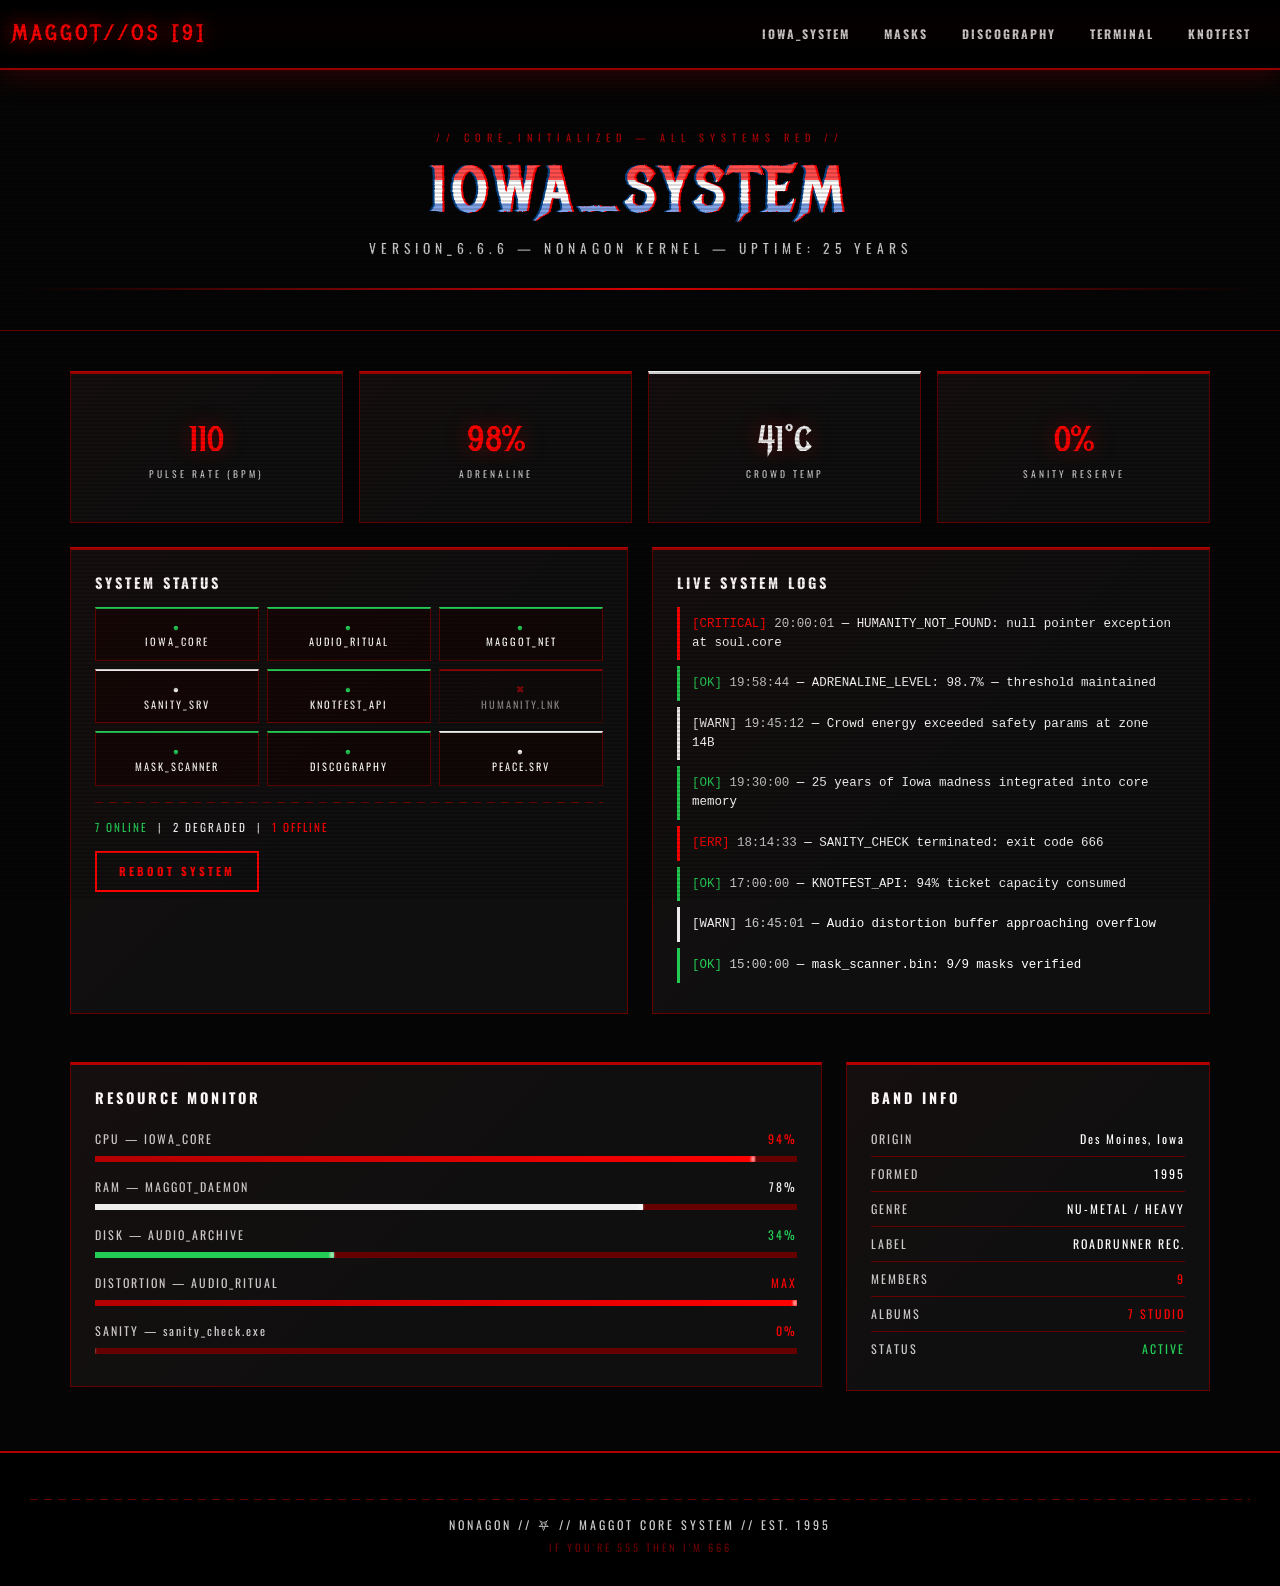
<file: Slipknot/HTML Dosyaları/system.html>
<!DOCTYPE html>
<html lang="tr">
<head>
    <link rel="icon" type="image/jpeg" href="../Resimler/site-icon.jpg">
    <meta charset="UTF-8">
    <meta name="viewport" content="width=device-width, initial-scale=1.0">
    <title>IOWA_SYSTEM</title>
    <link href="https://cdn.jsdelivr.net/npm/bootstrap@5.3.0/dist/css/bootstrap.min.css" rel="stylesheet">
    <link href="https://fonts.googleapis.com/css2?family=Metal+Mania&family=Oswald:wght@700&family=Special+Elite&display=swap" rel="stylesheet">
    <link rel="stylesheet" href="../CSS Dosyaları/u1.css">
    <style>
        .log-entry { font-size: 0.78rem; padding: 8px 12px; border-left: 3px solid var(--dried-blood); margin-bottom: 6px; font-family: 'Courier New'; transition: all 0.2s; }
        .log-entry:hover { border-left-color: var(--pure-red); background: rgba(100,0,0,0.07); }
        .log-ok { border-left-color: #22cc55; }
        .log-err { border-left-color: var(--pure-red); }
        .log-warn { border-left-color: var(--warning-amber); }
        .gauge-wrapper { text-align: center; padding: 16px 8px; }
        .gauge-val { font-family: 'Metal Mania', cursive; font-size: 2.2rem; color: var(--pure-red); text-shadow: 0 0 20px rgba(200,0,0,0.5); }
        .gauge-label { font-family: 'Oswald'; font-size: 0.6rem; letter-spacing: 3px; color: var(--dim-white); }
        .node-grid { display: grid; grid-template-columns: repeat(3, 1fr); gap: 8px; }
        .node-item { background: rgba(20,0,0,0.5); border: 1px solid var(--dried-blood); padding: 10px; text-align: center; font-family: 'Oswald'; font-size: 0.65rem; letter-spacing: 2px; transition: all 0.2s; }
        .node-item:hover { border-color: var(--blood-red); }
        .node-item.online { border-top: 2px solid #22cc55; }
        .node-item.offline { border-top: 2px solid var(--pure-red); opacity: 0.5; }
        .node-item.warn { border-top: 2px solid var(--warning-amber); }
    </style>
</head>
<body>
<div class="scanline-overlay"></div>

<nav class="navbar navbar-expand-lg">
    <div class="container-fluid">
        <a class="navbar-brand slipknot-brand" href="index.html">MAGGOT//OS [9]</a>
        <button class="navbar-toggler" type="button" data-bs-toggle="collapse" data-bs-target="#nav">
            <span style="display:block;width:22px;height:2px;background:var(--pure-red);margin:5px 0;"></span>
            <span style="display:block;width:22px;height:2px;background:var(--pure-red);margin:5px 0;"></span>
            <span style="display:block;width:22px;height:2px;background:var(--pure-red);margin:5px 0;"></span>
        </button>
        <div class="collapse navbar-collapse" id="nav">
            <ul class="navbar-nav ms-auto slipknot-nav">
                <li class="nav-item"><a class="nav-link active" href="system.html">IOWA_SYSTEM</a></li>
                <li class="nav-item"><a class="nav-link" href="mask.html">MASKS</a></li>
                <li class="nav-item"><a class="nav-link" href="discograpy.html">DISCOGRAPHY</a></li>
                <li class="nav-item"><a class="nav-link" href="terminal.html">TERMINAL</a></li>
                <li class="nav-item"><a class="nav-link" href="knotfest.html">KNOTFEST</a></li>
            </ul>
        </div>
    </div>
</nav>

<div class="header">
    <p class="subtitle mb-2" style="font-size:0.65rem; letter-spacing:6px; color:var(--blood-red);">// CORE_INITIALIZED — ALL SYSTEMS RED //</p>
    <h1 class="glitch" data-text="IOWA_SYSTEM">IOWA_SYSTEM</h1>
    <p class="subtitle mt-2">VERSION_6.6.6 — NONAGON KERNEL — UPTIME: 25 YEARS</p>
</div>

<div class="content container">

    <!-- Status Gauges -->
    <div class="row g-3 mb-4">
        <div class="col-6 col-md-3">
            <div class="card-brutal">
                <div class="gauge-wrapper">
                    <div class="gauge-val" id="bpmVal">110</div>
                    <div class="gauge-label">PULSE RATE (BPM)</div>
                </div>
            </div>
        </div>
        <div class="col-6 col-md-3">
            <div class="card-brutal">
                <div class="gauge-wrapper">
                    <div class="gauge-val" id="adrVal">98%</div>
                    <div class="gauge-label">ADRENALINE</div>
                </div>
            </div>
        </div>
        <div class="col-6 col-md-3">
            <div class="card-brutal" style="border-top-color:var(--warning-amber)">
                <div class="gauge-wrapper">
                    <div class="gauge-val" style="color:var(--warning-amber)" id="crowdVal">41°C</div>
                    <div class="gauge-label">CROWD TEMP</div>
                </div>
            </div>
        </div>
        <div class="col-6 col-md-3">
            <div class="card-brutal">
                <div class="gauge-wrapper">
                    <div class="gauge-val">0%</div>
                    <div class="gauge-label">SANITY RESERVE</div>
                </div>
            </div>
        </div>
    </div>

    <div class="row g-4">
        <!-- System Status -->
        <div class="col-md-6">
            <div class="card-brutal h-100">
                <h5 class="mb-3">SYSTEM STATUS</h5>
                <div class="node-grid">
                    <div class="node-item online"><span class="status-ok">●</span><br>IOWA_CORE</div>
                    <div class="node-item online"><span class="status-ok">●</span><br>AUDIO_RITUAL</div>
                    <div class="node-item online"><span class="status-ok">●</span><br>MAGGOT_NET</div>
                    <div class="node-item warn"><span class="status-warn">●</span><br>SANITY_SRV</div>
                    <div class="node-item online"><span class="status-ok">●</span><br>KNOTFEST_API</div>
                    <div class="node-item offline"><span class="status-crit">✖</span><br>HUMANITY.LNK</div>
                    <div class="node-item online"><span class="status-ok">●</span><br>MASK_SCANNER</div>
                    <div class="node-item online"><span class="status-ok">●</span><br>DISCOGRAPHY</div>
                    <div class="node-item warn"><span class="status-warn">●</span><br>PEACE.SRV</div>
                </div>
                <div class="barbed-divider"></div>
                <div style="font-size:0.7rem; font-family:'Oswald'; letter-spacing:2px; color:var(--dim-white);">
                    <span class="status-ok">7 ONLINE</span> &nbsp;|&nbsp; <span style="color:var(--warning-amber)">2 DEGRADED</span> &nbsp;|&nbsp; <span class="status-crit">1 OFFLINE</span>
                </div>
                <button class="btn-brutal mt-3">REBOOT SYSTEM</button>
            </div>
        </div>

        <!-- Latest Logs -->
        <div class="col-md-6">
            <div class="card-brutal h-100">
                <h5 class="mb-3">LIVE SYSTEM LOGS</h5>
                <div id="logContainer">
                    <div class="log-entry log-err"><span style="color:var(--pure-red);">[CRITICAL]</span> <span style="color:var(--dim-white);">20:00:01</span> — HUMANITY_NOT_FOUND: null pointer exception at soul.core</div>
                    <div class="log-entry log-ok"><span style="color:#22cc55;">[OK]</span> <span style="color:var(--dim-white);">19:58:44</span> — ADRENALINE_LEVEL: 98.7% — threshold maintained</div>
                    <div class="log-entry log-warn"><span style="color:var(--warning-amber);">[WARN]</span> <span style="color:var(--dim-white);">19:45:12</span> — Crowd energy exceeded safety params at zone 14B</div>
                    <div class="log-entry log-ok"><span style="color:#22cc55;">[OK]</span> <span style="color:var(--dim-white);">19:30:00</span> — 25 years of Iowa madness integrated into core memory</div>
                    <div class="log-entry log-err"><span style="color:var(--pure-red);">[ERR]</span> <span style="color:var(--dim-white);">18:14:33</span> — SANITY_CHECK terminated: exit code 666</div>
                    <div class="log-entry log-ok"><span style="color:#22cc55;">[OK]</span> <span style="color:var(--dim-white);">17:00:00</span> — KNOTFEST_API: 94% ticket capacity consumed</div>
                    <div class="log-entry log-warn"><span style="color:var(--warning-amber);">[WARN]</span> <span style="color:var(--dim-white);">16:45:01</span> — Audio distortion buffer approaching overflow</div>
                    <div class="log-entry log-ok"><span style="color:#22cc55;">[OK]</span> <span style="color:var(--dim-white);">15:00:00</span> — mask_scanner.bin: 9/9 masks verified</div>
                </div>
            </div>
        </div>
    </div>

    <!-- Resource Breakdown -->
    <div class="row mt-4 g-4">
        <div class="col-md-8">
            <div class="card-brutal">
                <h5 class="mb-4">RESOURCE MONITOR</h5>
                <div style="font-family:'Oswald'; letter-spacing:2px; font-size:0.75rem;">
                    <div class="mb-3">
                        <div class="d-flex justify-content-between mb-1"><span style="color:var(--dim-white);">CPU — IOWA_CORE</span><span id="cpu1" style="color:var(--pure-red);">94%</span></div>
                        <div class="progress-brutal"><div class="fill" id="cpuFill1" style="width:94%"></div></div>
                    </div>
                    <div class="mb-3">
                        <div class="d-flex justify-content-between mb-1"><span style="color:var(--dim-white);">RAM — MAGGOT_DAEMON</span><span id="cpu2" style="color:var(--warning-amber);">78%</span></div>
                        <div class="progress-brutal"><div class="fill" id="cpuFill2" style="width:78%; background:var(--warning-amber);"></div></div>
                    </div>
                    <div class="mb-3">
                        <div class="d-flex justify-content-between mb-1"><span style="color:var(--dim-white);">DISK — AUDIO_ARCHIVE</span><span style="color:#22cc55;">34%</span></div>
                        <div class="progress-brutal"><div class="fill" style="width:34%; background:#22cc55;"></div></div>
                    </div>
                    <div class="mb-3">
                        <div class="d-flex justify-content-between mb-1"><span style="color:var(--dim-white);">DISTORTION — AUDIO_RITUAL</span><span style="color:var(--pure-red);">MAX</span></div>
                        <div class="progress-brutal"><div class="fill" style="width:100%"></div></div>
                    </div>
                    <div>
                        <div class="d-flex justify-content-between mb-1"><span style="color:var(--dim-white);">SANITY — sanity_check.exe</span><span style="color:var(--pure-red);">0%</span></div>
                        <div class="progress-brutal"><div class="fill" style="width:0%"></div></div>
                    </div>
                </div>
            </div>
        </div>

        <div class="col-md-4">
            <div class="card-brutal h-100">
                <h5 class="mb-3">BAND INFO</h5>
                <div style="font-size:0.75rem; font-family:'Oswald'; letter-spacing:2px;">
                    <div class="d-flex justify-content-between py-2" style="border-bottom:1px solid var(--dried-blood);"><span style="color:var(--dim-white)">ORIGIN</span><span>Des Moines, Iowa</span></div>
                    <div class="d-flex justify-content-between py-2" style="border-bottom:1px solid var(--dried-blood);"><span style="color:var(--dim-white)">FORMED</span><span>1995</span></div>
                    <div class="d-flex justify-content-between py-2" style="border-bottom:1px solid var(--dried-blood);"><span style="color:var(--dim-white)">GENRE</span><span>NU-METAL / HEAVY</span></div>
                    <div class="d-flex justify-content-between py-2" style="border-bottom:1px solid var(--dried-blood);"><span style="color:var(--dim-white)">LABEL</span><span>ROADRUNNER REC.</span></div>
                    <div class="d-flex justify-content-between py-2" style="border-bottom:1px solid var(--dried-blood);"><span style="color:var(--dim-white)">MEMBERS</span><span style="color:var(--pure-red)">9</span></div>
                    <div class="d-flex justify-content-between py-2" style="border-bottom:1px solid var(--dried-blood);"><span style="color:var(--dim-white)">ALBUMS</span><span style="color:var(--pure-red)">7 STUDIO</span></div>
                    <div class="d-flex justify-content-between py-2"><span style="color:var(--dim-white)">STATUS</span><span style="color:#22cc55;">ACTIVE</span></div>
                </div>
            </div>
        </div>
    </div>

</div>

<div class="footer text-center">
    <div class="barbed-divider"></div>
    <p class="mb-1">NONAGON // ⛧ // MAGGOT CORE SYSTEM // EST. 1995</p>
    <small style="color:var(--dried-blood);">IF YOU'RE 555 THEN I'M 666</small>
</div>

<script src="https://cdn.jsdelivr.net/npm/bootstrap@5.3.0/dist/js/bootstrap.bundle.min.js"></script>
<script>
// Animate gauges
function flicker() {
    const bpm = 100 + Math.floor(Math.random() * 30);
    const adr = 95 + Math.floor(Math.random() * 5);
    const crowd = 39 + (Math.random() * 4).toFixed(1);
    document.getElementById('bpmVal').textContent = bpm;
    document.getElementById('adrVal').textContent = adr + '%';
    document.getElementById('crowdVal').textContent = parseFloat(crowd).toFixed(1) + '°C';

    const cpu1 = 80 + Math.floor(Math.random() * 18);
    const cpu2 = 70 + Math.floor(Math.random() * 15);
    document.getElementById('cpu1').textContent = cpu1 + '%';
    document.getElementById('cpu2').textContent = cpu2 + '%';
    document.getElementById('cpuFill1').style.width = cpu1 + '%';
    document.getElementById('cpuFill2').style.width = cpu2 + '%';
}
setInterval(flicker, 2500);

// Auto-add log entries
const newLogs = [
    ['[OK]', 'ok', 'Audio buffer flushed. Distortion level: MAX'],
    ['[WARN]', 'warn', 'Maggot crowd density exceeds fire code by 340%'],
    ['[ERR]', 'err', 'PEACE_PROTOCOL: connection reset by peer'],
    ['[OK]', 'ok', 'Corey vocal module: ONLINE — frequency optimal'],
];
let logIdx = 0;
setInterval(() => {
    const container = document.getElementById('logContainer');
    const [prefix, type, msg] = newLogs[logIdx % newLogs.length];
    logIdx++;
    const now = new Date().toTimeString().split(' ')[0];
    const div = document.createElement('div');
    div.className = `log-entry log-${type}`;
    const col = type === 'ok' ? '#22cc55' : (type === 'err' ? 'var(--pure-red)' : 'var(--warning-amber)');
    div.innerHTML = `<span style="color:${col};">${prefix}</span> <span style="color:var(--dim-white);">${now}</span> — ${msg}`;
    container.insertBefore(div, container.firstChild);
    if (container.children.length > 10) container.removeChild(container.lastChild);
}, 4000);
</script>
</body>
</html>
</file>
<file: Slipknot/css/u1.css>
/* MAGGOT//OS - SLIPKNOT UI SYSTEM */
/* MAGGOT//OS - SLIPKNOT UI SYSTEM */
:root {
  /* %60 DOMINANT: SIYAH (Arka Plan ve Temel Yapı) */
  --pitch-black: #000000;
  --dark-bg: #050505;
  --card-bg: #0f0f0f;

  /* %30 SEKONDER: KIRMIZI (Sınırlar, Başlıklar, Vurgular) */
  --pure-red: #ff0000;
  --blood-red: #b30000;
  --dried-blood: #660000;
  --rust: #440000;
  --terminal-green: #ff3333; /* Hata/Sistem renkleri artık kırmızı tonlarında */

  /* %10 VURGU: BEYAZ (Kritik Okunabilirlik) */
  --grunge-white: #ffffff;
  --dim-white: #cccccc;
  --warning-amber: #eeeeee; /* Uyarılar artık beyaz/gri tonlarında */
}

* { box-sizing: border-box; margin: 0; padding: 0; }

body {
  background-color: var(--dark-bg);
  color: var(--grunge-white);
  font-family: 'Courier New', monospace;
  min-height: 100vh;
  overflow-x: hidden;
  cursor: crosshair;
}

body::before {
  content: '';
  position: fixed;
  top: 0; left: 0; right: 0; bottom: 0;
  background-image:
    repeating-linear-gradient(
      0deg,
      transparent,
      transparent 2px,
      rgba(0,0,0,0.15) 2px,
      rgba(0,0,0,0.15) 4px
    );
  pointer-events: none;
  z-index: 9999;
}

/* === NAVBAR === */
.navbar {
  background: rgba(0,0,0,0.95) !important;
  border-bottom: 2px solid var(--blood-red);
  padding: 12px 0;
  position: sticky;
  top: 0;
  z-index: 1000;
  box-shadow: 0 4px 30px rgba(180,0,0,0.3);
}

.slipknot-brand {
  font-family: 'Metal Mania', cursive;
  color: var(--pure-red) !important;
  font-size: 1.4rem;
  letter-spacing: 3px;
  text-shadow: 0 0 20px rgba(200,0,0,0.8), 0 0 40px rgba(200,0,0,0.4);
  text-decoration: none;
}

.slipknot-nav .nav-link {
  color: var(--dim-white) !important;
  font-family: 'Oswald', sans-serif;
  font-weight: 700;
  letter-spacing: 2px;
  font-size: 0.75rem;
  text-transform: uppercase;
  padding: 8px 16px !important;
  transition: all 0.2s;
  border: 1px solid transparent;
}

.slipknot-nav .nav-link:hover {
  color: var(--pure-red) !important;
  border: 1px solid var(--blood-red);
  background: rgba(140,0,0,0.15);
  text-shadow: 0 0 10px var(--pure-red);
}

/* === HEADER === */
.header {
  text-align: center;
  padding: 60px 20px 40px;
  position: relative;
  border-bottom: 1px solid var(--dried-blood);
}

.header::after {
  content: '';
  display: block;
  height: 2px;
  background: linear-gradient(90deg, transparent, var(--pure-red), transparent);
  margin-top: 30px;
}

/* === GLITCH EFFECT === */
.glitch {
  font-family: 'Metal Mania', cursive;
  font-size: clamp(2rem, 6vw, 4rem);
  color: var(--grunge-white);
  letter-spacing: 6px;
  text-transform: uppercase;
  position: relative;
  text-shadow: 2px 0 var(--pure-red), -2px 0 #004488;
  animation: glitch-main 4s infinite;
}

.glitch::before,
.glitch::after {
  content: attr(data-text);
  position: absolute;
  top: 0; left: 0; right: 0;
}

.glitch::before {
  color: var(--pure-red);
  animation: glitch-top 4s infinite;
  clip-path: polygon(0 0, 100% 0, 100% 35%, 0 35%);
  opacity: 0.7;
}

.glitch::after {
  color: #0044cc;
  animation: glitch-bot 4s infinite;
  clip-path: polygon(0 65%, 100% 65%, 100% 100%, 0 100%);
  opacity: 0.5;
}

@keyframes glitch-main {
  0%, 90%, 100% { text-shadow: 2px 0 var(--pure-red), -2px 0 #004488; }
  92% { text-shadow: -4px 0 var(--pure-red), 4px 0 #0088ff; }
  95% { text-shadow: 4px 0 var(--pure-red), -4px 0 #004488; }
}

@keyframes glitch-top {
  0%, 90%, 100% { transform: translate(0); }
  92% { transform: translate(-3px, -1px); }
  95% { transform: translate(3px, 1px); }
}

@keyframes glitch-bot {
  0%, 90%, 100% { transform: translate(0); }
  92% { transform: translate(3px, 1px); }
  95% { transform: translate(-3px, -1px); }
}

.subtitle {
  font-family: 'Oswald', sans-serif;
  font-size: 0.85rem;
  color: var(--dim-white);
  letter-spacing: 5px;
  text-transform: uppercase;
}

/* === CARDS === */
.card-brutal {
  background: var(--card-bg);
  border: 1px solid var(--dried-blood);
  border-top: 3px solid var(--blood-red);
  padding: 24px;
  position: relative;
  transition: all 0.25s;
  overflow: hidden;
}

.card-brutal::before {
  content: '';
  position: absolute;
  top: 0; left: 0; right: 0; bottom: 0;
  background: linear-gradient(135deg, rgba(180,0,0,0.04) 0%, transparent 60%);
  pointer-events: none;
}

.card-brutal:hover {
  border-color: var(--blood-red);
  box-shadow: 0 0 25px rgba(150,0,0,0.25), inset 0 0 20px rgba(100,0,0,0.08);
  transform: translateY(-2px);
}

.card-brutal h5 {
  font-family: 'Oswald', sans-serif;
  font-weight: 700;
  color: var(--grunge-white);
  letter-spacing: 3px;
  text-transform: uppercase;
  font-size: 0.9rem;
}

/* === BUTTONS === */
.btn-brutal {
  background: transparent;
  border: 2px solid var(--pure-red);
  color: var(--pure-red);
  font-family: 'Oswald', sans-serif;
  font-weight: 700;
  letter-spacing: 3px;
  font-size: 0.7rem;
  text-transform: uppercase;
  padding: 10px 22px;
  cursor: pointer;
  transition: all 0.2s;
  position: relative;
  overflow: hidden;
}

.btn-brutal::before {
  content: '';
  position: absolute;
  top: 0; left: -100%;
  width: 100%; height: 100%;
  background: var(--pure-red);
  transition: left 0.2s;
  z-index: -1;
}

.btn-brutal:hover {
  color: #000;
  text-shadow: none;
}

.btn-brutal:hover::before {
  left: 0;
}

/* === BARBED DIVIDER === */
.barbed-divider {
  height: 1px;
  background: repeating-linear-gradient(
    90deg,
    var(--dried-blood) 0px,
    var(--dried-blood) 8px,
    transparent 8px,
    transparent 14px
  );
  margin: 16px 0;
}

/* === STATUS INDICATORS === */
.status-ok { color: #22cc55; }
.status-warn { color: var(--warning-amber); }
.status-crit { color: var(--pure-red); }
.status-dot {
  display: inline-block;
  width: 8px; height: 8px;
  border-radius: 50%;
  margin-right: 6px;
  animation: pulse-dot 2s infinite;
}
.dot-green { background: #22cc55; box-shadow: 0 0 6px #22cc55; }
.dot-red { background: var(--pure-red); box-shadow: 0 0 6px var(--pure-red); }
.dot-amber { background: var(--warning-amber); box-shadow: 0 0 6px var(--warning-amber); }

@keyframes pulse-dot {
  0%, 100% { opacity: 1; }
  50% { opacity: 0.4; }
}

/* === CONTENT AREA === */
.content {
  padding: 40px 0 60px;
}

/* === FOOTER === */
.footer {
  background: var(--pitch-black);
  border-top: 2px solid var(--blood-red);
  padding: 30px;
  color: var(--dim-white);
  font-family: 'Oswald', sans-serif;
  letter-spacing: 3px;
  font-size: 0.75rem;
}

/* === MEMBER IMAGE === */
.member-img {
  width: 100%;
  height: 100%;
  object-fit: cover;
  object-position: top center;
  filter: grayscale(60%) contrast(1.2);
  transition: filter 0.3s;
}

.card-brutal:hover .member-img {
  filter: grayscale(0%) contrast(1.1);
}

/* === STAT BADGE === */
.stat-badge {
  display: inline-block;
  background: rgba(140,0,0,0.2);
  border: 1px solid var(--blood-red);
  color: var(--pure-red);
  font-family: 'Oswald', sans-serif;
  font-size: 0.65rem;
  letter-spacing: 2px;
  padding: 3px 10px;
  text-transform: uppercase;
}

/* === NUMBER DISPLAY === */
.data-number {
  font-family: 'Metal Mania', cursive;
  font-size: 2.5rem;
  color: var(--pure-red);
  line-height: 1;
  text-shadow: 0 0 20px rgba(200,0,0,0.5);
}


/* === SCROLLBAR === */
::-webkit-scrollbar { width: 6px; }
::-webkit-scrollbar-track { background: var(--pitch-black); }
::-webkit-scrollbar-thumb { background: var(--blood-red); }
::-webkit-scrollbar-thumb:hover { background: var(--pure-red); }

/* === SCAN LINE ANIMATION === */
@keyframes scanline {
  0% { top: -10%; }
  100% { top: 110%; }
}

.scanline-overlay {
  position: fixed;
  top: 0; left: 0; right: 0;
  height: 60px;
  background: linear-gradient(transparent, rgba(200,0,0,0.03), transparent);
  animation: scanline 6s linear infinite;
  pointer-events: none;
  z-index: 9998;
}

/* === PROGRESS BAR === */
.progress-brutal {
  height: 6px;
  background: var(--dried-blood);
  margin: 8px 0;
  position: relative;
  overflow: hidden;
}

.progress-brutal .fill {
  height: 100%;
  background: linear-gradient(90deg, var(--blood-red), var(--pure-red));
  transition: width 1.5s ease;
  position: relative;
}

.progress-brutal .fill::after {
  content: '';
  position: absolute;
  top: 0; right: 0;
  width: 4px; height: 100%;
  background: #fff;
  opacity: 0.6;
  filter: blur(1px);
}
</file>
<file: Slipknot/CSS Dosyaları/u1.css>
/* MAGGOT//OS - SLIPKNOT UI SYSTEM */
/* MAGGOT//OS - SLIPKNOT UI SYSTEM */
:root {
  /* %60 DOMINANT: SIYAH (Arka Plan ve Temel Yapı) */
  --pitch-black: #000000;
  --dark-bg: #050505;
  --card-bg: #0f0f0f;

  /* %30 SEKONDER: KIRMIZI (Sınırlar, Başlıklar, Vurgular) */
  --pure-red: #ff0000;
  --blood-red: #b30000;
  --dried-blood: #660000;
  --rust: #440000;
  --terminal-green: #ff3333; /* Hata/Sistem renkleri artık kırmızı tonlarında */

  /* %10 VURGU: BEYAZ (Kritik Okunabilirlik) */
  --grunge-white: #ffffff;
  --dim-white: #cccccc;
  --warning-amber: #eeeeee; /* Uyarılar artık beyaz/gri tonlarında */
}

* { box-sizing: border-box; margin: 0; padding: 0; }

body {
  background-color: var(--dark-bg);
  color: var(--grunge-white);
  font-family: 'Courier New', monospace;
  min-height: 100vh;
  overflow-x: hidden;
  cursor: crosshair;
}

body::before {
  content: '';
  position: fixed;
  top: 0; left: 0; right: 0; bottom: 0;
  background-image:
    repeating-linear-gradient(
      0deg,
      transparent,
      transparent 2px,
      rgba(0,0,0,0.15) 2px,
      rgba(0,0,0,0.15) 4px
    );
  pointer-events: none;
  z-index: 9999;
}

/* === NAVBAR === */
.navbar {
  background: rgba(0,0,0,0.95) !important;
  border-bottom: 2px solid var(--blood-red);
  padding: 12px 0;
  position: sticky;
  top: 0;
  z-index: 1000;
  box-shadow: 0 4px 30px rgba(180,0,0,0.3);
}

.slipknot-brand {
  font-family: 'Metal Mania', cursive;
  color: var(--pure-red) !important;
  font-size: 1.4rem;
  letter-spacing: 3px;
  text-shadow: 0 0 20px rgba(200,0,0,0.8), 0 0 40px rgba(200,0,0,0.4);
  text-decoration: none;
}

.slipknot-nav .nav-link {
  color: var(--dim-white) !important;
  font-family: 'Oswald', sans-serif;
  font-weight: 700;
  letter-spacing: 2px;
  font-size: 0.75rem;
  text-transform: uppercase;
  padding: 8px 16px !important;
  transition: all 0.2s;
  border: 1px solid transparent;
}

.slipknot-nav .nav-link:hover {
  color: var(--pure-red) !important;
  border: 1px solid var(--blood-red);
  background: rgba(140,0,0,0.15);
  text-shadow: 0 0 10px var(--pure-red);
}

/* === HEADER === */
.header {
  text-align: center;
  padding: 60px 20px 40px;
  position: relative;
  border-bottom: 1px solid var(--dried-blood);
}

.header::after {
  content: '';
  display: block;
  height: 2px;
  background: linear-gradient(90deg, transparent, var(--pure-red), transparent);
  margin-top: 30px;
}

/* === GLITCH EFFECT === */
.glitch {
  font-family: 'Metal Mania', cursive;
  font-size: clamp(2rem, 6vw, 4rem);
  color: var(--grunge-white);
  letter-spacing: 6px;
  text-transform: uppercase;
  position: relative;
  text-shadow: 2px 0 var(--pure-red), -2px 0 #004488;
  animation: glitch-main 4s infinite;
}

.glitch::before,
.glitch::after {
  content: attr(data-text);
  position: absolute;
  top: 0; left: 0; right: 0;
}

.glitch::before {
  color: var(--pure-red);
  animation: glitch-top 4s infinite;
  clip-path: polygon(0 0, 100% 0, 100% 35%, 0 35%);
  opacity: 0.7;
}

.glitch::after {
  color: #0044cc;
  animation: glitch-bot 4s infinite;
  clip-path: polygon(0 65%, 100% 65%, 100% 100%, 0 100%);
  opacity: 0.5;
}

@keyframes glitch-main {
  0%, 90%, 100% { text-shadow: 2px 0 var(--pure-red), -2px 0 #004488; }
  92% { text-shadow: -4px 0 var(--pure-red), 4px 0 #0088ff; }
  95% { text-shadow: 4px 0 var(--pure-red), -4px 0 #004488; }
}

@keyframes glitch-top {
  0%, 90%, 100% { transform: translate(0); }
  92% { transform: translate(-3px, -1px); }
  95% { transform: translate(3px, 1px); }
}

@keyframes glitch-bot {
  0%, 90%, 100% { transform: translate(0); }
  92% { transform: translate(3px, 1px); }
  95% { transform: translate(-3px, -1px); }
}

.subtitle {
  font-family: 'Oswald', sans-serif;
  font-size: 0.85rem;
  color: var(--dim-white);
  letter-spacing: 5px;
  text-transform: uppercase;
}

/* === CARDS === */
.card-brutal {
  background: var(--card-bg);
  border: 1px solid var(--dried-blood);
  border-top: 3px solid var(--blood-red);
  padding: 24px;
  position: relative;
  transition: all 0.25s;
  overflow: hidden;
}

.card-brutal::before {
  content: '';
  position: absolute;
  top: 0; left: 0; right: 0; bottom: 0;
  background: linear-gradient(135deg, rgba(180,0,0,0.04) 0%, transparent 60%);
  pointer-events: none;
}

.card-brutal:hover {
  border-color: var(--blood-red);
  box-shadow: 0 0 25px rgba(150,0,0,0.25), inset 0 0 20px rgba(100,0,0,0.08);
  transform: translateY(-2px);
}

.card-brutal h5 {
  font-family: 'Oswald', sans-serif;
  font-weight: 700;
  color: var(--grunge-white);
  letter-spacing: 3px;
  text-transform: uppercase;
  font-size: 0.9rem;
}

/* === BUTTONS === */
.btn-brutal {
  background: transparent;
  border: 2px solid var(--pure-red);
  color: var(--pure-red);
  font-family: 'Oswald', sans-serif;
  font-weight: 700;
  letter-spacing: 3px;
  font-size: 0.7rem;
  text-transform: uppercase;
  padding: 10px 22px;
  cursor: pointer;
  transition: all 0.2s;
  position: relative;
  overflow: hidden;
}

.btn-brutal::before {
  content: '';
  position: absolute;
  top: 0; left: -100%;
  width: 100%; height: 100%;
  background: var(--pure-red);
  transition: left 0.2s;
  z-index: -1;
}

.btn-brutal:hover {
  color: #000;
  text-shadow: none;
}

.btn-brutal:hover::before {
  left: 0;
}

/* === BARBED DIVIDER === */
.barbed-divider {
  height: 1px;
  background: repeating-linear-gradient(
    90deg,
    var(--dried-blood) 0px,
    var(--dried-blood) 8px,
    transparent 8px,
    transparent 14px
  );
  margin: 16px 0;
}

/* === STATUS INDICATORS === */
.status-ok { color: #22cc55; }
.status-warn { color: var(--warning-amber); }
.status-crit { color: var(--pure-red); }
.status-dot {
  display: inline-block;
  width: 8px; height: 8px;
  border-radius: 50%;
  margin-right: 6px;
  animation: pulse-dot 2s infinite;
}
.dot-green { background: #22cc55; box-shadow: 0 0 6px #22cc55; }
.dot-red { background: var(--pure-red); box-shadow: 0 0 6px var(--pure-red); }
.dot-amber { background: var(--warning-amber); box-shadow: 0 0 6px var(--warning-amber); }

@keyframes pulse-dot {
  0%, 100% { opacity: 1; }
  50% { opacity: 0.4; }
}

/* === CONTENT AREA === */
.content {
  padding: 40px 0 60px;
}

/* === FOOTER === */
.footer {
  background: var(--pitch-black);
  border-top: 2px solid var(--blood-red);
  padding: 30px;
  color: var(--dim-white);
  font-family: 'Oswald', sans-serif;
  letter-spacing: 3px;
  font-size: 0.75rem;
}

/* === MEMBER IMAGE === */
.member-img {
  width: 100%;
  height: 100%;
  object-fit: cover;
  object-position: top center;
  filter: grayscale(60%) contrast(1.2);
  transition: filter 0.3s;
}

.card-brutal:hover .member-img {
  filter: grayscale(0%) contrast(1.1);
}

/* === STAT BADGE === */
.stat-badge {
  display: inline-block;
  background: rgba(140,0,0,0.2);
  border: 1px solid var(--blood-red);
  color: var(--pure-red);
  font-family: 'Oswald', sans-serif;
  font-size: 0.65rem;
  letter-spacing: 2px;
  padding: 3px 10px;
  text-transform: uppercase;
}

/* === NUMBER DISPLAY === */
.data-number {
  font-family: 'Metal Mania', cursive;
  font-size: 2.5rem;
  color: var(--pure-red);
  line-height: 1;
  text-shadow: 0 0 20px rgba(200,0,0,0.5);
}


/* === SCROLLBAR === */
::-webkit-scrollbar { width: 6px; }
::-webkit-scrollbar-track { background: var(--pitch-black); }
::-webkit-scrollbar-thumb { background: var(--blood-red); }
::-webkit-scrollbar-thumb:hover { background: var(--pure-red); }

/* === SCAN LINE ANIMATION === */
@keyframes scanline {
  0% { top: -10%; }
  100% { top: 110%; }
}

.scanline-overlay {
  position: fixed;
  top: 0; left: 0; right: 0;
  height: 60px;
  background: linear-gradient(transparent, rgba(200,0,0,0.03), transparent);
  animation: scanline 6s linear infinite;
  pointer-events: none;
  z-index: 9998;
}

/* === PROGRESS BAR === */
.progress-brutal {
  height: 6px;
  background: var(--dried-blood);
  margin: 8px 0;
  position: relative;
  overflow: hidden;
}

.progress-brutal .fill {
  height: 100%;
  background: linear-gradient(90deg, var(--blood-red), var(--pure-red));
  transition: width 1.5s ease;
  position: relative;
}

.progress-brutal .fill::after {
  content: '';
  position: absolute;
  top: 0; right: 0;
  width: 4px; height: 100%;
  background: #fff;
  opacity: 0.6;
  filter: blur(1px);
}
</file>
